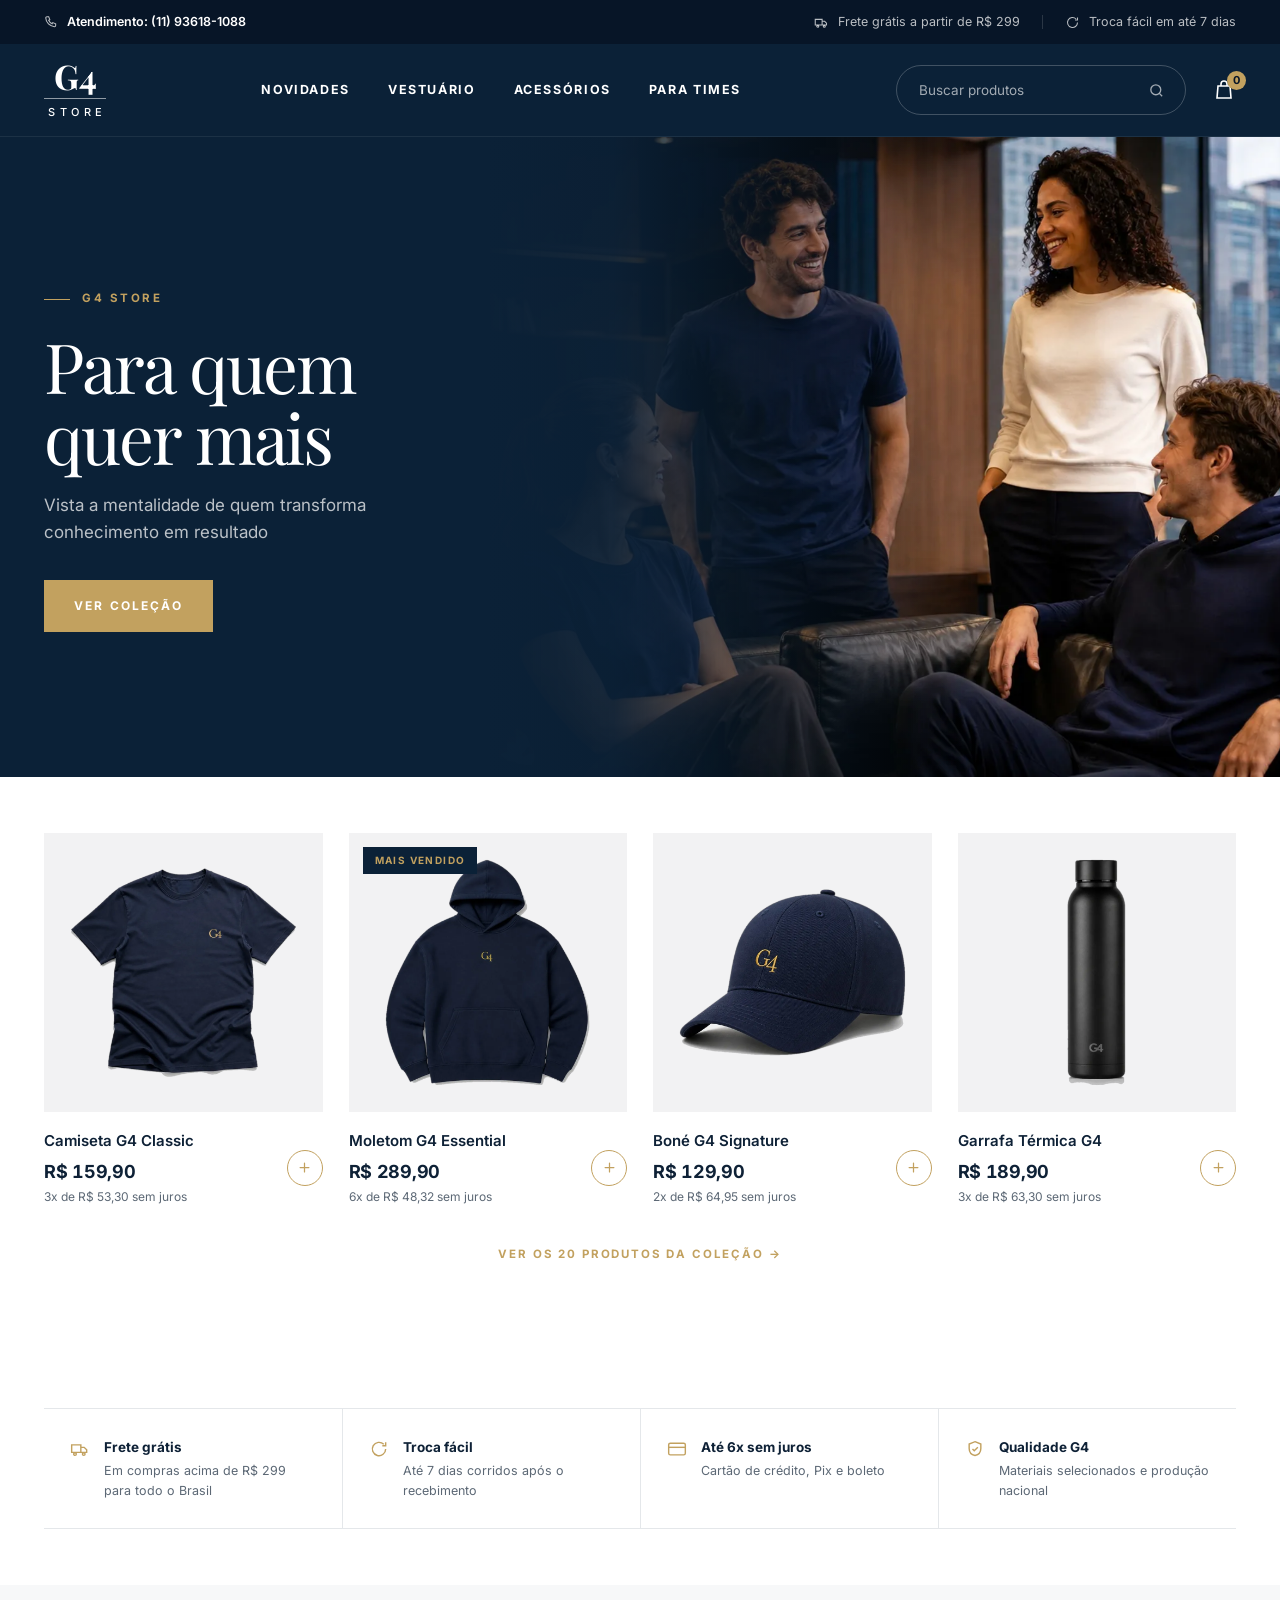
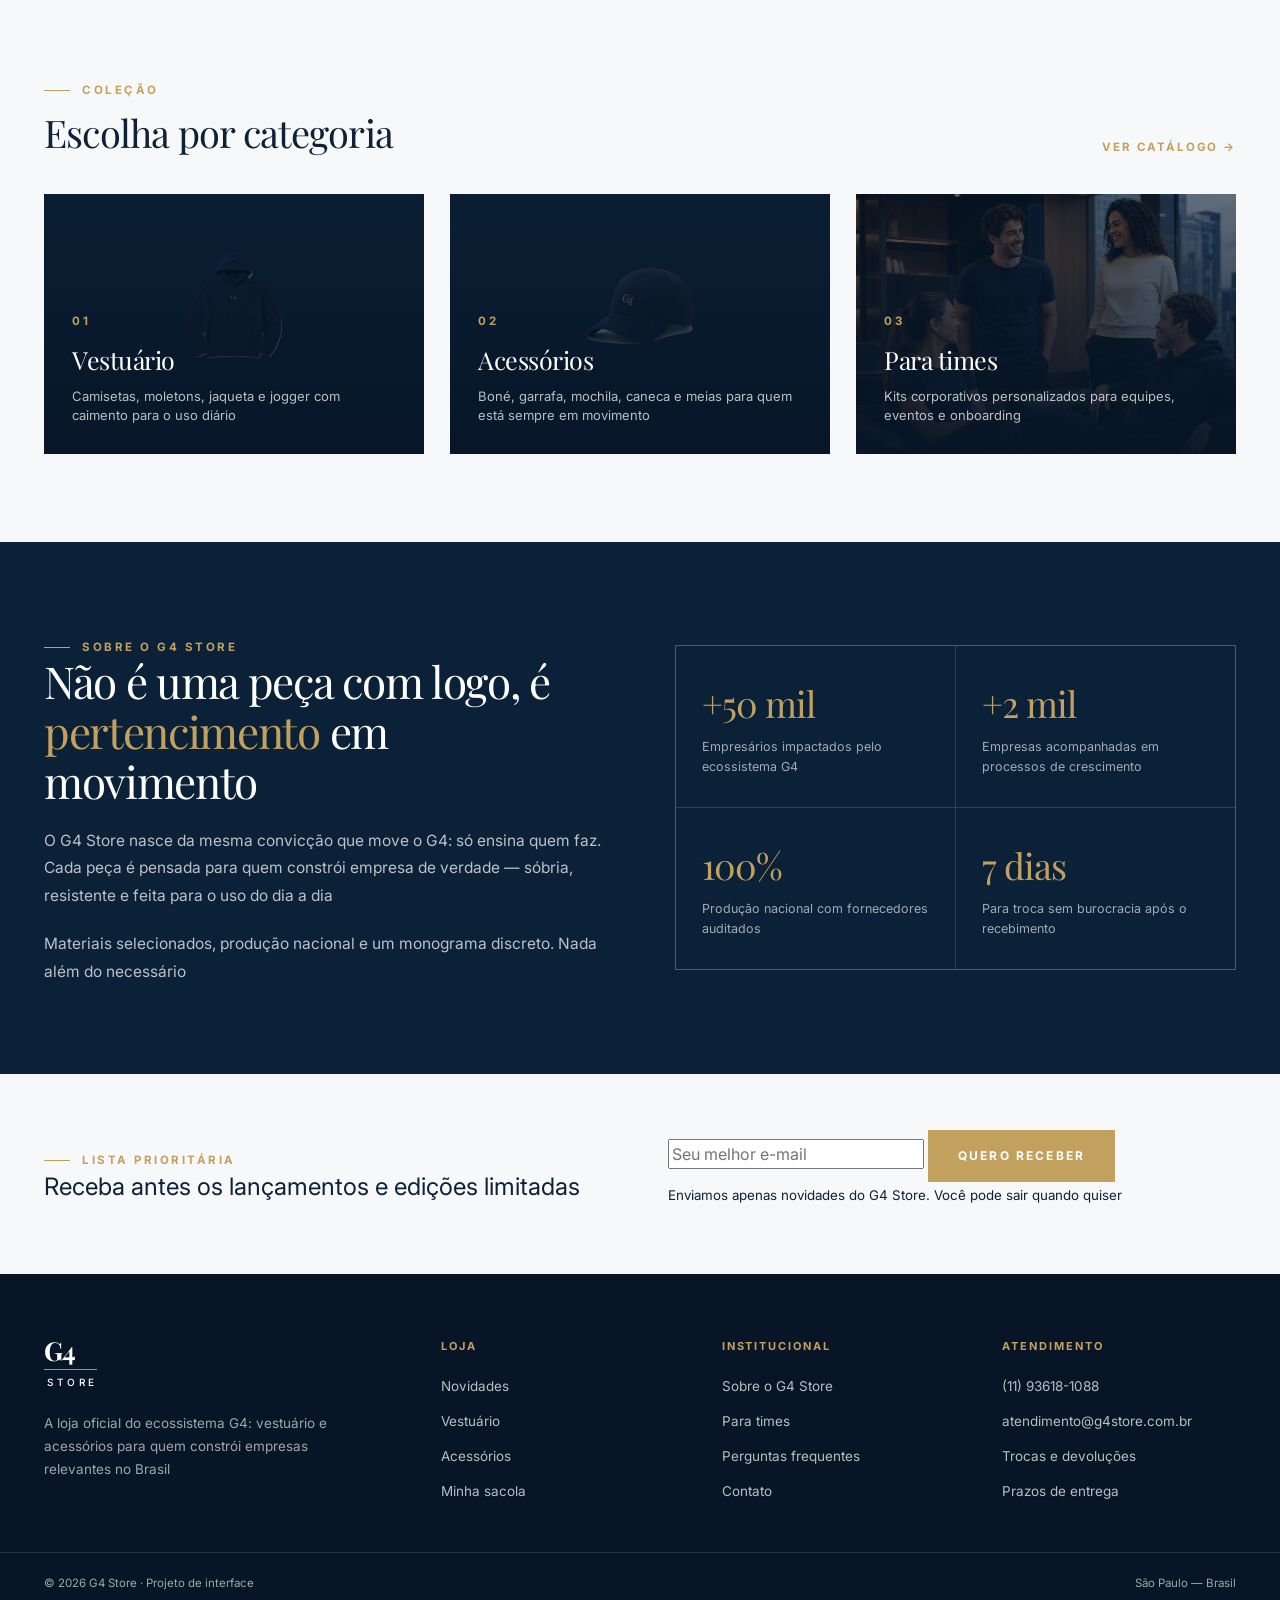
<file: index.html>
<!doctype html>
<html lang="pt-BR">
<head>
<meta charset="utf-8">
<meta name="viewport" content="width=device-width, initial-scale=1">
<title>G4 Store — Para quem quer mais</title>
<meta name="description" content="Vista a mentalidade de quem transforma conhecimento em resultado. Vestuário e acessórios oficiais do G4.">
<meta name="theme-color" content="#0B2137">
<link rel="icon" type="image/svg+xml" href="assets/img/favicon.svg">
<meta property="og:type" content="website">
<meta property="og:site_name" content="G4 Store">
<meta property="og:title" content="G4 Store — Para quem quer mais">
<meta property="og:description" content="Vista a mentalidade de quem transforma conhecimento em resultado.">
<meta property="og:image" content="assets/img/hero-colecao.jpg">
<meta name="twitter:card" content="summary_large_image">
<link rel="preconnect" href="https://fonts.googleapis.com">
<link rel="preconnect" href="https://fonts.gstatic.com" crossorigin>
<link rel="preload" as="image" href="assets/img/hero-colecao.webp" type="image/webp" fetchpriority="high">
<link href="https://fonts.googleapis.com/css2?family=Playfair+Display:wght@400;500;600;700&family=Inter:wght@400;500;600;700&display=swap" rel="stylesheet">
<link rel="stylesheet" href="assets/css/style.css">
</head>
<body>

<!-- ================================================================ Topbar -->
<div class="topbar">
  <div class="wrap topbar__inner">
    <span class="topbar__item topbar__item--phone">
      <svg width="14" height="14" viewBox="0 0 24 24" fill="none" stroke="currentColor" stroke-width="1.8" aria-hidden="true"><path d="M5 3h3l2 5-2 1a12 12 0 0 0 6 6l1-2 5 2v3a2 2 0 0 1-2 2A16 16 0 0 1 3 5a2 2 0 0 1 2-2Z"/></svg>
      <strong>Atendimento: (11) 93618-1088</strong>
    </span>
    <div class="topbar__right">
      <span class="topbar__item">
        <svg width="15" height="15" viewBox="0 0 24 24" fill="none" stroke="currentColor" stroke-width="1.7" aria-hidden="true"><path d="M2 7h11v9H2zM13 10h4l3 3v3h-7z"/><circle cx="6" cy="18" r="1.6"/><circle cx="16.5" cy="18" r="1.6"/></svg>
        Frete grátis a partir de R$ 299
      </span>
      <span class="topbar__divider"></span>
      <span class="topbar__item">
        <svg width="15" height="15" viewBox="0 0 24 24" fill="none" stroke="currentColor" stroke-width="1.7" aria-hidden="true"><path d="M20 12a8 8 0 1 1-2.3-5.6"/><path d="M20 4v4h-4"/></svg>
        Troca fácil em até 7 dias
      </span>
    </div>
  </div>
</div>

<!-- ================================================================ Header -->
<header class="header">
  <div class="wrap header__inner">
    <a class="logo" href="index.html" aria-label="G4 Store — página inicial">
      <span class="logo__mark">G4</span>
      <span class="logo__word">Store</span>
    </a>

    <nav class="nav" data-nav aria-label="Navegação principal">
      <a href="produtos.html">Novidades</a>
      <a href="produtos.html?q=vestuário">Vestuário</a>
      <a href="produtos.html?q=acessórios">Acessórios</a>
      <a href="sobre.html">Para times</a>
    </nav>

    <div class="header__actions">
      <form class="search" data-header-search role="search">
        <input type="search" placeholder="Buscar produtos" aria-label="Buscar produtos">
        <svg width="17" height="17" viewBox="0 0 24 24" fill="none" stroke="currentColor" stroke-width="1.9" aria-hidden="true"><circle cx="11" cy="11" r="7"/><path d="m20 20-3.6-3.6"/></svg>
      </form>

      <a class="bag" href="carrinho.html" aria-label="Ver sacola">
        <svg width="24" height="24" viewBox="0 0 24 24" fill="none" stroke="currentColor" stroke-width="1.6" aria-hidden="true"><path d="M6 8h12l1 12H5L6 8Z"/><path d="M9 8V6a3 3 0 0 1 6 0v2"/></svg>
        <span class="bag__count" data-cart-count aria-live="polite" aria-atomic="true">0</span>
      </a>

      <button class="burger" data-burger type="button" aria-label="Abrir menu" aria-expanded="false">
        <svg width="24" height="24" viewBox="0 0 24 24" fill="none" stroke="currentColor" stroke-width="1.8" aria-hidden="true"><path d="M3 6h18M3 12h18M3 18h18"/></svg>
      </button>
    </div>
  </div>
</header>

<main>

  <!-- ============================================================== Hero -->
  <section class="hero">
    <div class="hero__media">
      <picture>
        <source type="image/webp" media="(max-width: 900px)" srcset="assets/img/hero-colecao-900.webp">
        <source type="image/webp" srcset="assets/img/hero-colecao.webp">
        <source media="(max-width: 900px)" srcset="assets/img/hero-colecao-900.jpg">
        <img src="assets/img/hero-colecao.jpg" alt="Time vestindo a coleção G4 Store em ambiente corporativo" width="1800" height="1013" fetchpriority="high">
      </picture>
    </div>
    <div class="wrap hero__inner">
      <div class="hero__copy">
        <span class="eyebrow">G4 Store</span>
        <h1>Para quem quer mais</h1>
        <p>Vista a mentalidade de quem transforma conhecimento em resultado</p>
        <a class="btn" href="produtos.html">Ver coleção</a>
      </div>
    </div>
  </section>

  <!-- =========================================================== Vitrine -->
  <!-- Renderizada no HTML para funcionar sem JS e ser indexável. -->
  <section class="section section--showcase">
    <div class="wrap">
      <div class="product-grid" data-showcase data-static="1">

        <article class="card reveal" style="--i:0">
          <a class="card__media" href="produto.html?slug=camiseta-g4-classic" tabindex="-1" aria-hidden="true">
            <picture>
              <source type="image/webp" srcset="assets/img/produto-camiseta.webp">
              <img src="assets/img/produto-camiseta.png" alt="Camiseta G4 Classic" width="900" height="900" sizes="(max-width: 600px) 92vw, (max-width: 1040px) 44vw, 300px">
            </picture>
          </a>
          <div class="card__body">
            <div class="card__info">
              <h3><a href="produto.html?slug=camiseta-g4-classic">Camiseta G4 Classic</a></h3>
              <div class="price">R$ 159,90</div>
              <div class="installments">3x de R$ 53,30 sem juros</div>
            </div>
            <button class="icon-btn" type="button" data-add="camiseta-g4-classic" aria-label="Adicionar Camiseta G4 Classic à sacola">
              <svg width="15" height="15" viewBox="0 0 24 24" fill="none" stroke="currentColor" stroke-width="2" stroke-linecap="round" aria-hidden="true"><path d="M12 5v14M5 12h14"/></svg>
            </button>
          </div>
        </article>

        <article class="card reveal" style="--i:1">
          <a class="card__media" href="produto.html?slug=moletom-g4-essential" tabindex="-1" aria-hidden="true">
            <span class="card__tag">Mais vendido</span>
            <picture>
              <source type="image/webp" srcset="assets/img/produto-moletom.webp">
              <img src="assets/img/produto-moletom.png" alt="Moletom G4 Essential" width="900" height="900" sizes="(max-width: 600px) 92vw, (max-width: 1040px) 44vw, 300px">
            </picture>
          </a>
          <div class="card__body">
            <div class="card__info">
              <h3><a href="produto.html?slug=moletom-g4-essential">Moletom G4 Essential</a></h3>
              <div class="price">R$ 289,90</div>
              <div class="installments">6x de R$ 48,32 sem juros</div>
            </div>
            <button class="icon-btn" type="button" data-add="moletom-g4-essential" aria-label="Adicionar Moletom G4 Essential à sacola">
              <svg width="15" height="15" viewBox="0 0 24 24" fill="none" stroke="currentColor" stroke-width="2" stroke-linecap="round" aria-hidden="true"><path d="M12 5v14M5 12h14"/></svg>
            </button>
          </div>
        </article>

        <article class="card reveal" style="--i:2">
          <a class="card__media" href="produto.html?slug=bone-g4-signature" tabindex="-1" aria-hidden="true">
            <picture>
              <source type="image/webp" srcset="assets/img/produto-bone.webp">
              <img src="assets/img/produto-bone.png" alt="Boné G4 Signature" width="900" height="900" sizes="(max-width: 600px) 92vw, (max-width: 1040px) 44vw, 300px">
            </picture>
          </a>
          <div class="card__body">
            <div class="card__info">
              <h3><a href="produto.html?slug=bone-g4-signature">Boné G4 Signature</a></h3>
              <div class="price">R$ 129,90</div>
              <div class="installments">2x de R$ 64,95 sem juros</div>
            </div>
            <button class="icon-btn" type="button" data-add="bone-g4-signature" aria-label="Adicionar Boné G4 Signature à sacola">
              <svg width="15" height="15" viewBox="0 0 24 24" fill="none" stroke="currentColor" stroke-width="2" stroke-linecap="round" aria-hidden="true"><path d="M12 5v14M5 12h14"/></svg>
            </button>
          </div>
        </article>

        <article class="card reveal" style="--i:3">
          <a class="card__media" href="produto.html?slug=garrafa-termica-g4" tabindex="-1" aria-hidden="true">
            <picture>
              <source type="image/webp" srcset="assets/img/produto-garrafa.webp">
              <img src="assets/img/produto-garrafa.png" alt="Garrafa Térmica G4" width="900" height="900" sizes="(max-width: 600px) 92vw, (max-width: 1040px) 44vw, 300px">
            </picture>
          </a>
          <div class="card__body">
            <div class="card__info">
              <h3><a href="produto.html?slug=garrafa-termica-g4">Garrafa Térmica G4</a></h3>
              <div class="price">R$ 189,90</div>
              <div class="installments">3x de R$ 63,30 sem juros</div>
            </div>
            <button class="icon-btn" type="button" data-add="garrafa-termica-g4" aria-label="Adicionar Garrafa Térmica G4 à sacola">
              <svg width="15" height="15" viewBox="0 0 24 24" fill="none" stroke="currentColor" stroke-width="2" stroke-linecap="round" aria-hidden="true"><path d="M12 5v14M5 12h14"/></svg>
            </button>
          </div>
        </article>

      </div>

      <p style="margin:34px 0 0;text-align:center">
        <a class="link-arrow" href="produtos.html">Ver os 20 produtos da coleção &rarr;</a>
      </p>
    </div>
  </section>

  <!-- ========================================================= Vantagens -->
  <section class="wrap section--tight">
    <div class="perks">
      <div class="perk">
        <svg width="20" height="20" viewBox="0 0 24 24" fill="none" stroke="currentColor" stroke-width="1.7" aria-hidden="true"><path d="M2 7h11v9H2zM13 10h4l3 3v3h-7z"/><circle cx="6" cy="18" r="1.6"/><circle cx="16.5" cy="18" r="1.6"/></svg>
        <div><strong>Frete grátis</strong><span>Em compras acima de R$ 299 para todo o Brasil</span></div>
      </div>
      <div class="perk">
        <svg width="20" height="20" viewBox="0 0 24 24" fill="none" stroke="currentColor" stroke-width="1.7" aria-hidden="true"><path d="M20 12a8 8 0 1 1-2.3-5.6"/><path d="M20 4v4h-4"/></svg>
        <div><strong>Troca fácil</strong><span>Até 7 dias corridos após o recebimento</span></div>
      </div>
      <div class="perk">
        <svg width="20" height="20" viewBox="0 0 24 24" fill="none" stroke="currentColor" stroke-width="1.7" aria-hidden="true"><rect x="2" y="5" width="20" height="14" rx="2"/><path d="M2 10h20"/></svg>
        <div><strong>Até 6x sem juros</strong><span>Cartão de crédito, Pix e boleto</span></div>
      </div>
      <div class="perk">
        <svg width="20" height="20" viewBox="0 0 24 24" fill="none" stroke="currentColor" stroke-width="1.7" aria-hidden="true"><path d="M12 3.2 19 6v5.4c0 4.1-2.8 7.5-7 8.4-4.2-.9-7-4.3-7-8.4V6l7-2.8Z"/><path d="m9 12 2.1 2.1L15.4 10"/></svg>
        <div><strong>Qualidade G4</strong><span>Materiais selecionados e produção nacional</span></div>
      </div>
    </div>
  </section>

  <!-- ======================================================== Categorias -->
  <section class="section section--mist">
    <div class="wrap">
      <div class="section-head">
        <div>
          <span class="eyebrow">Coleção</span>
          <h2>Escolha por categoria</h2>
        </div>
        <a class="link-arrow" href="produtos.html">Ver catálogo &rarr;</a>
      </div>

      <div class="cat-grid">
        <a class="cat cat--product reveal" href="produtos.html?q=vestuário">
          <img src="assets/img/produto-moletom.png" alt="" width="900" height="900" loading="lazy">
          <div class="cat__content">
            <span class="eyebrow eyebrow--plain">01</span>
            <h3>Vestuário</h3>
            <p>Camisetas, moletons, jaqueta e jogger com caimento para o uso diário</p>
          </div>
        </a>
        <a class="cat cat--product reveal" href="produtos.html?q=acessórios">
          <img src="assets/img/produto-bone.png" alt="" width="900" height="900" loading="lazy">
          <div class="cat__content">
            <span class="eyebrow eyebrow--plain">02</span>
            <h3>Acessórios</h3>
            <p>Boné, garrafa, mochila, caneca e meias para quem está sempre em movimento</p>
          </div>
        </a>
        <a class="cat reveal" href="sobre.html">
          <img src="assets/img/hero-colecao-900.jpg" alt="" width="900" height="506" loading="lazy">
          <div class="cat__content">
            <span class="eyebrow eyebrow--plain">03</span>
            <h3>Para times</h3>
            <p>Kits corporativos personalizados para equipes, eventos e onboarding</p>
          </div>
        </a>
      </div>
    </div>
  </section>

  <!-- ========================================================= Manifesto -->
  <section class="section section--navy">
    <div class="wrap manifesto">
      <div>
        <span class="eyebrow">Sobre o G4 Store</span>
        <h2>Não é uma peça com logo, é <span class="text-gold">pertencimento</span> em movimento</h2>
        <p>O G4 Store nasce da mesma convicção que move o G4: só ensina quem faz. Cada peça é pensada para quem constrói empresa de verdade — sóbria, resistente e feita para o uso do dia a dia</p>
        <p>Materiais selecionados, produção nacional e um monograma discreto. Nada além do necessário</p>
      </div>
      <div class="stats">
        <div class="stat reveal"><strong>+50 mil</strong><span>Empresários impactados pelo ecossistema G4</span></div>
        <div class="stat reveal"><strong>+2 mil</strong><span>Empresas acompanhadas em processos de crescimento</span></div>
        <div class="stat reveal"><strong>100%</strong><span>Produção nacional com fornecedores auditados</span></div>
        <div class="stat reveal"><strong>7 dias</strong><span>Para troca sem burocracia após o recebimento</span></div>
      </div>
    </div>
  </section>

  <!-- ======================================================== Newsletter -->
  <section class="section section--tight section--mist">
    <div class="wrap newsletter__inner">
      <div>
        <span class="eyebrow">Lista prioritária</span>
        <h2>Receba antes os lançamentos e edições limitadas</h2>
      </div>
      <div>
        <form data-newsletter>
          <input type="email" placeholder="Seu melhor e-mail" required aria-label="Seu e-mail">
          <button class="btn" type="submit">Quero receber</button>
        </form>
        <small>Enviamos apenas novidades do G4 Store. Você pode sair quando quiser</small>
        <p class="form-msg" data-newsletter-msg></p>
      </div>
    </div>
  </section>

</main>

<!-- ================================================================ Footer -->
<footer class="footer">
  <div class="wrap footer__grid">
    <div>
      <a class="logo" href="index.html" style="text-align:left">
        <span class="logo__mark">G4</span>
        <span class="logo__word">Store</span>
      </a>
      <p>A loja oficial do ecossistema G4: vestuário e acessórios para quem constrói empresas relevantes no Brasil</p>
    </div>
    <div>
      <h4>Loja</h4>
      <ul>
        <li><a href="produtos.html">Novidades</a></li>
        <li><a href="produtos.html?q=vestuário">Vestuário</a></li>
        <li><a href="produtos.html?q=acessórios">Acessórios</a></li>
        <li><a href="carrinho.html">Minha sacola</a></li>
      </ul>
    </div>
    <div>
      <h4>Institucional</h4>
      <ul>
        <li><a href="sobre.html">Sobre o G4 Store</a></li>
        <li><a href="sobre.html#times">Para times</a></li>
        <li><a href="sobre.html#faq">Perguntas frequentes</a></li>
        <li><a href="sobre.html#contato">Contato</a></li>
      </ul>
    </div>
    <div>
      <h4>Atendimento</h4>
      <ul>
        <li><a href="tel:+551193618108">(11) 93618-1088</a></li>
        <li><a href="mailto:atendimento@g4store.com.br">atendimento@g4store.com.br</a></li>
        <li><a href="sobre.html#faq">Trocas e devoluções</a></li>
        <li><a href="sobre.html#faq">Prazos de entrega</a></li>
      </ul>
    </div>
  </div>
  <div class="wrap footer__bar">
    <span>&copy; <span data-year>2026</span> G4 Store · Projeto de interface</span>
    <span>São Paulo — Brasil</span>
  </div>
</footer>

<div class="toast" data-toast role="status" aria-live="polite"></div>

<script src="assets/js/products.js"></script>
<script src="assets/js/app.js"></script>
</body>
</html>
</file>
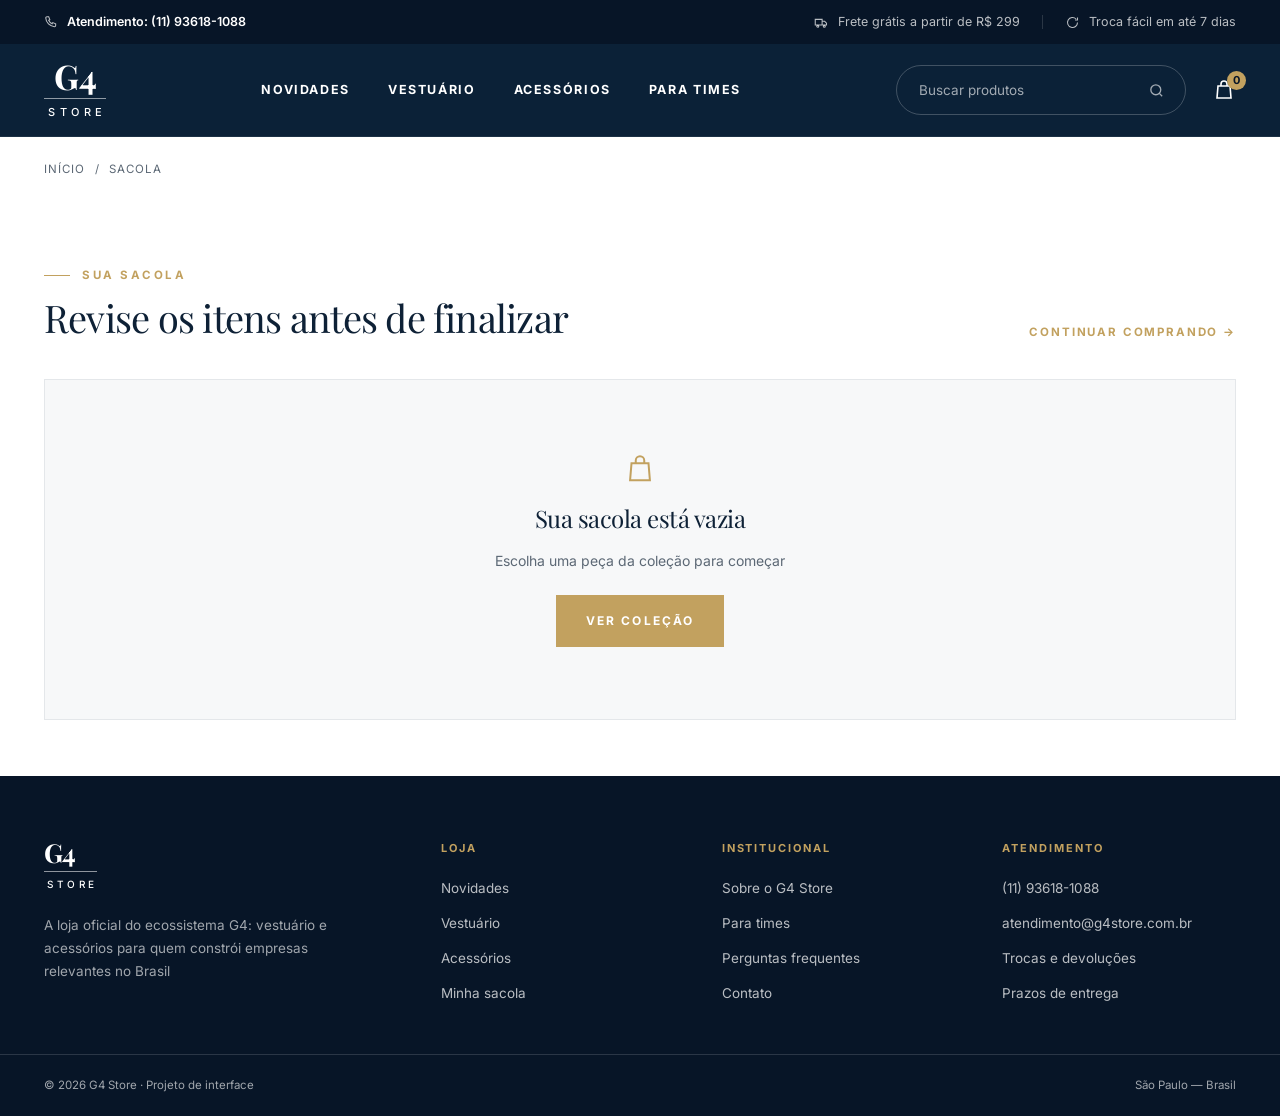
<file: carrinho.html>
<!doctype html>
<html lang="pt-BR">
<head>
<meta charset="utf-8">
<meta name="viewport" content="width=device-width, initial-scale=1">
<title>Sacola — G4 Store</title>
<meta name="description" content="Itens selecionados na sua sacola do G4 Store.">
<meta name="theme-color" content="#0B2137">
<link rel="icon" type="image/svg+xml" href="assets/img/favicon.svg">
<meta property="og:type" content="website">
<meta property="og:site_name" content="G4 Store">
<meta property="og:title" content="Sacola — G4 Store">
<meta property="og:description" content="Itens selecionados na sua sacola do G4 Store.">
<meta property="og:image" content="assets/img/hero-colecao.jpg">
<meta name="twitter:card" content="summary_large_image">
<link rel="preconnect" href="https://fonts.googleapis.com">
<link rel="preconnect" href="https://fonts.gstatic.com" crossorigin>
<link href="https://fonts.googleapis.com/css2?family=Playfair+Display:wght@400;500;600;700&family=Inter:wght@400;500;600;700&display=swap" rel="stylesheet">
<link rel="stylesheet" href="assets/css/style.css">
</head>
<body>

<!-- ================================================================ Topbar -->
<div class="topbar">
  <div class="wrap topbar__inner">
    <span class="topbar__item topbar__item--phone">
      <svg width="14" height="14" viewBox="0 0 24 24" fill="none" stroke="currentColor" stroke-width="1.8" aria-hidden="true"><path d="M5 3h3l2 5-2 1a12 12 0 0 0 6 6l1-2 5 2v3a2 2 0 0 1-2 2A16 16 0 0 1 3 5a2 2 0 0 1 2-2Z"/></svg>
      <strong>Atendimento: (11) 93618-1088</strong>
    </span>
    <div class="topbar__right">
      <span class="topbar__item">
        <svg width="15" height="15" viewBox="0 0 24 24" fill="none" stroke="currentColor" stroke-width="1.7" aria-hidden="true"><path d="M2 7h11v9H2zM13 10h4l3 3v3h-7z"/><circle cx="6" cy="18" r="1.6"/><circle cx="16.5" cy="18" r="1.6"/></svg>
        Frete grátis a partir de R$ 299
      </span>
      <span class="topbar__divider"></span>
      <span class="topbar__item">
        <svg width="15" height="15" viewBox="0 0 24 24" fill="none" stroke="currentColor" stroke-width="1.7" aria-hidden="true"><path d="M20 12a8 8 0 1 1-2.3-5.6"/><path d="M20 4v4h-4"/></svg>
        Troca fácil em até 7 dias
      </span>
    </div>
  </div>
</div>

<!-- ================================================================ Header -->
<header class="header">
  <div class="wrap header__inner">
    <a class="logo" href="index.html" aria-label="G4 Store — página inicial">
      <span class="logo__mark">G4</span>
      <span class="logo__word">Store</span>
    </a>

    <nav class="nav" data-nav aria-label="Navegação principal">
      <a href="produtos.html">Novidades</a>
      <a href="produtos.html?q=vestuário">Vestuário</a>
      <a href="produtos.html?q=acessórios">Acessórios</a>
      <a href="sobre.html">Para times</a>
    </nav>

    <div class="header__actions">
      <form class="search" data-header-search role="search">
        <input type="search" placeholder="Buscar produtos" aria-label="Buscar produtos">
        <svg width="17" height="17" viewBox="0 0 24 24" fill="none" stroke="currentColor" stroke-width="1.9" aria-hidden="true"><circle cx="11" cy="11" r="7"/><path d="m20 20-3.6-3.6"/></svg>
      </form>

      <a class="bag" href="carrinho.html" aria-label="Ver sacola">
        <svg width="24" height="24" viewBox="0 0 24 24" fill="none" stroke="currentColor" stroke-width="1.6" aria-hidden="true"><path d="M6 8h12l1 12H5L6 8Z"/><path d="M9 8V6a3 3 0 0 1 6 0v2"/></svg>
        <span class="bag__count" data-cart-count aria-live="polite" aria-atomic="true">0</span>
      </a>

      <button class="burger" data-burger type="button" aria-label="Abrir menu" aria-expanded="false">
        <svg width="24" height="24" viewBox="0 0 24 24" fill="none" stroke="currentColor" stroke-width="1.8" aria-hidden="true"><path d="M3 6h18M3 12h18M3 18h18"/></svg>
      </button>
    </div>
  </div>
</header>

<main>
  <div class="wrap">
    <nav class="breadcrumb" aria-label="Trilha de navegação">
      <a href="index.html">Início</a> <span>/</span> <span>Sacola</span>
    </nav>
  </div>

  <section class="wrap section--tight" style="min-height:50vh">
    <div class="section-head">
      <div>
        <span class="eyebrow">Sua sacola</span>
        <h2>Revise os itens antes de finalizar</h2>
      </div>
      <a class="link-arrow" href="produtos.html">Continuar comprando &rarr;</a>
    </div>

    <div data-cart-page></div>
  </section>
</main>

<!-- ================================================================ Footer -->
<footer class="footer">
  <div class="wrap footer__grid">
    <div>
      <a class="logo" href="index.html" style="text-align:left">
        <span class="logo__mark">G4</span>
        <span class="logo__word">Store</span>
      </a>
      <p>A loja oficial do ecossistema G4: vestuário e acessórios para quem constrói empresas relevantes no Brasil</p>
    </div>
    <div>
      <h4>Loja</h4>
      <ul>
        <li><a href="produtos.html">Novidades</a></li>
        <li><a href="produtos.html?q=vestuário">Vestuário</a></li>
        <li><a href="produtos.html?q=acessórios">Acessórios</a></li>
        <li><a href="carrinho.html">Minha sacola</a></li>
      </ul>
    </div>
    <div>
      <h4>Institucional</h4>
      <ul>
        <li><a href="sobre.html">Sobre o G4 Store</a></li>
        <li><a href="sobre.html#times">Para times</a></li>
        <li><a href="sobre.html#faq">Perguntas frequentes</a></li>
        <li><a href="sobre.html#contato">Contato</a></li>
      </ul>
    </div>
    <div>
      <h4>Atendimento</h4>
      <ul>
        <li><a href="tel:+551193618108">(11) 93618-1088</a></li>
        <li><a href="mailto:atendimento@g4store.com.br">atendimento@g4store.com.br</a></li>
        <li><a href="sobre.html#faq">Trocas e devoluções</a></li>
        <li><a href="sobre.html#faq">Prazos de entrega</a></li>
      </ul>
    </div>
  </div>
  <div class="wrap footer__bar">
    <span>&copy; <span data-year>2026</span> G4 Store · Projeto de interface</span>
    <span>São Paulo — Brasil</span>
  </div>
</footer>

<div class="toast" data-toast role="status" aria-live="polite"></div>

<script src="assets/js/products.js"></script>
<script src="assets/js/app.js"></script>
</body>
</html>
</file>
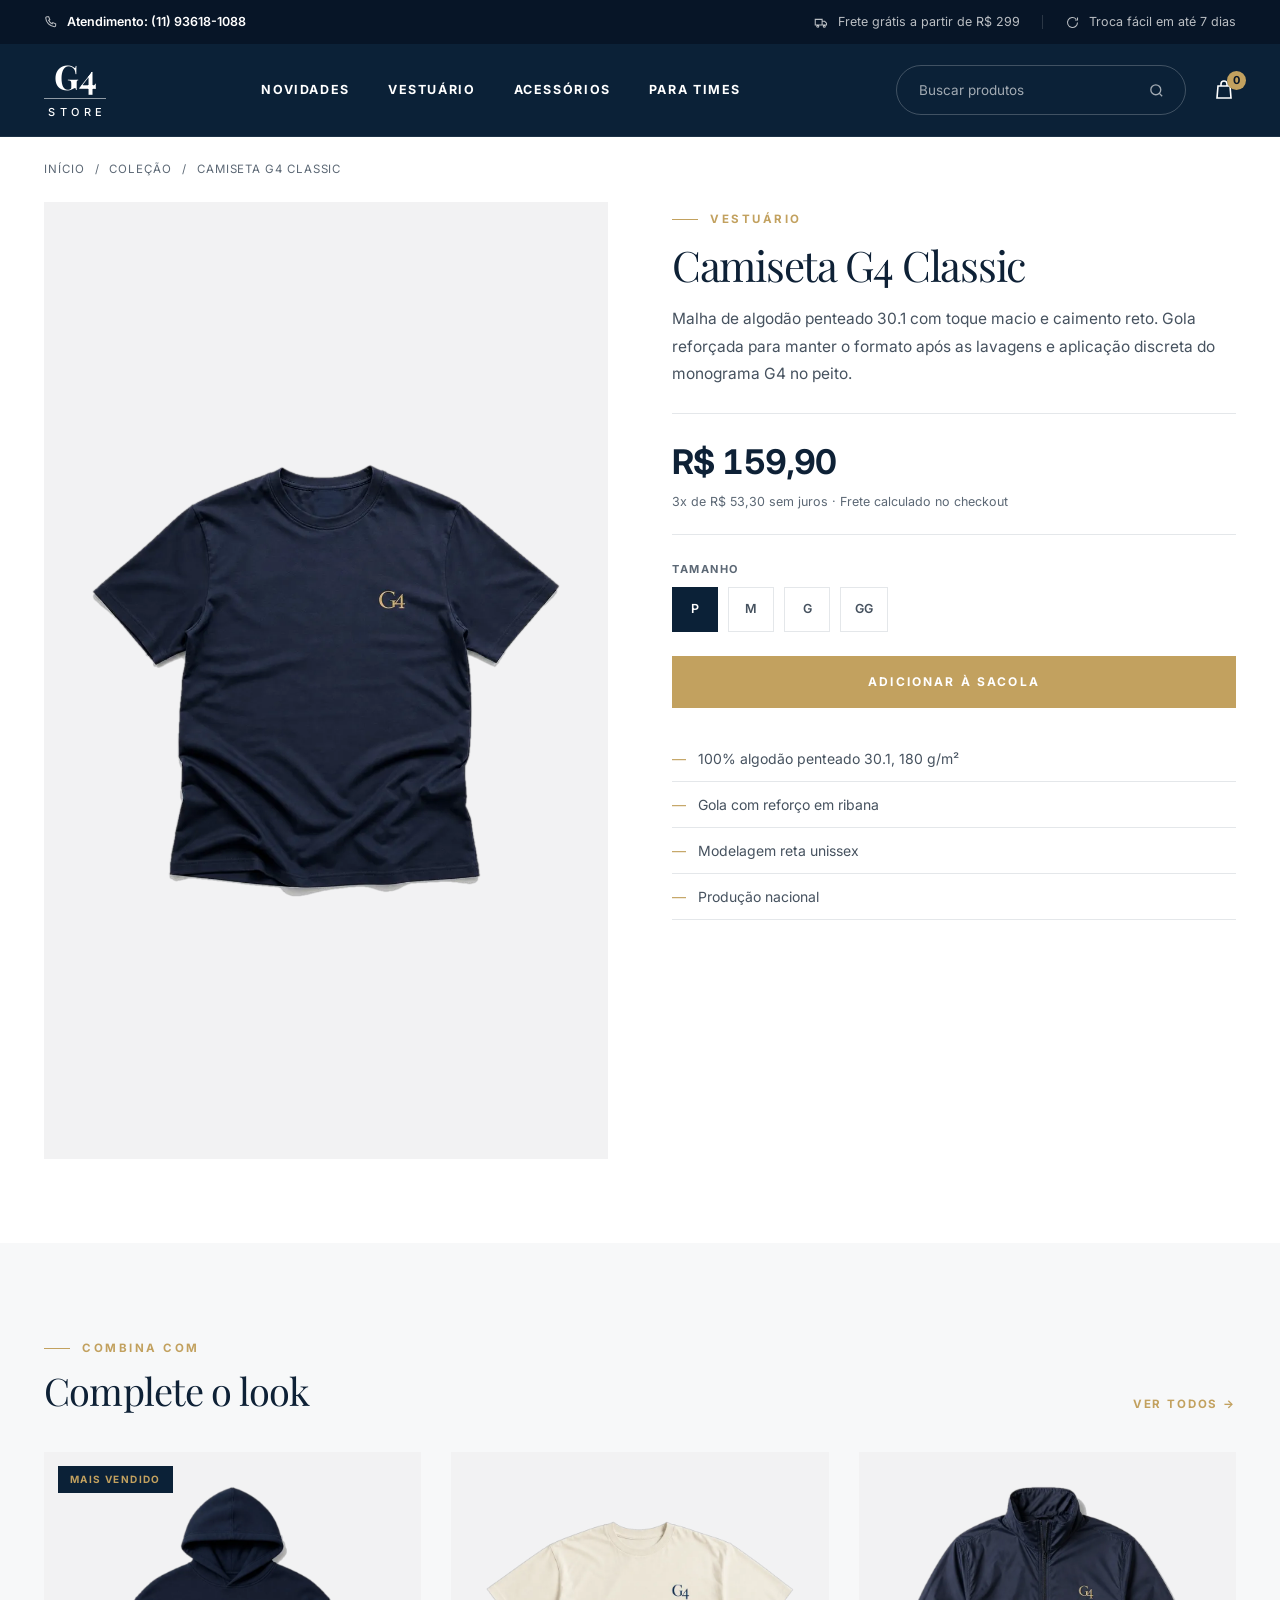
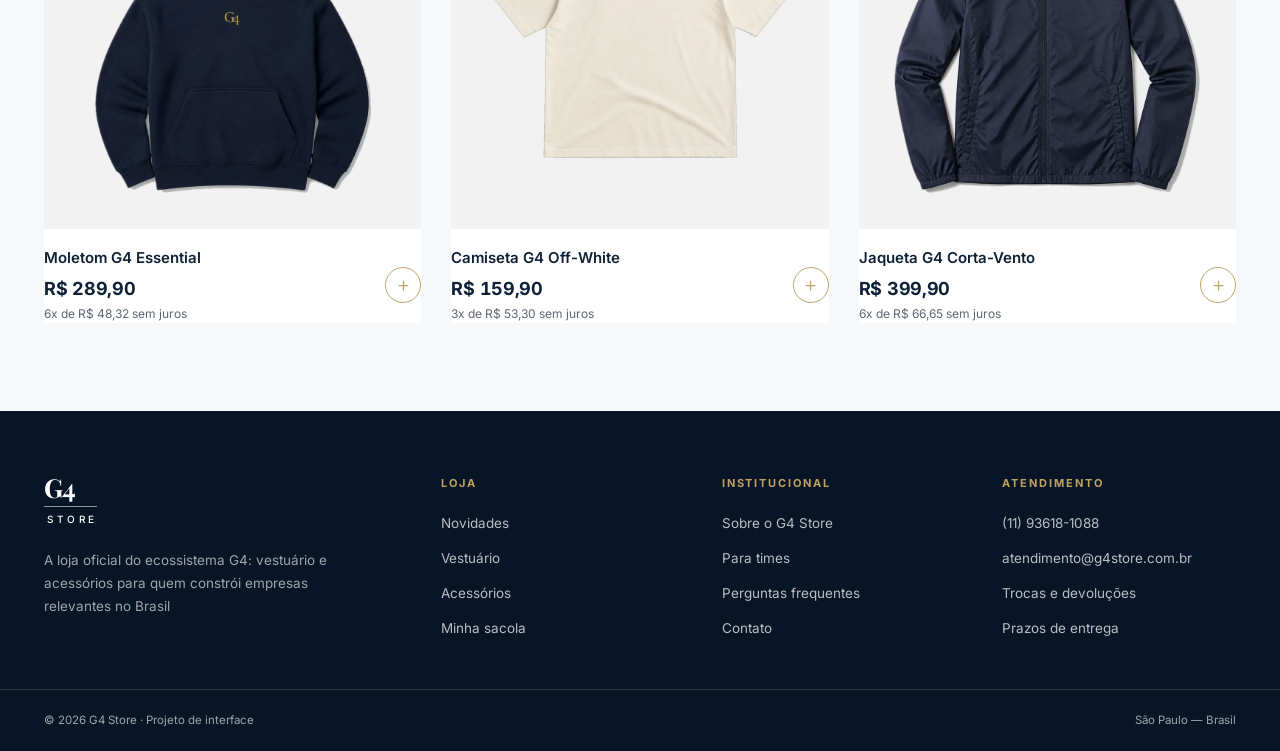
<file: produto.html>
<!doctype html>
<html lang="pt-BR">
<head>
<meta charset="utf-8">
<meta name="viewport" content="width=device-width, initial-scale=1">
<title>Produto — G4 Store</title>
<meta name="description" content="Detalhes do produto no G4 Store.">
<meta name="theme-color" content="#0B2137">
<link rel="icon" type="image/svg+xml" href="assets/img/favicon.svg">
<meta property="og:type" content="website">
<meta property="og:site_name" content="G4 Store">
<meta property="og:title" content="Produto — G4 Store">
<meta property="og:description" content="Detalhes do produto no G4 Store.">
<meta property="og:image" content="assets/img/hero-colecao.jpg">
<meta name="twitter:card" content="summary_large_image">
<link rel="preconnect" href="https://fonts.googleapis.com">
<link rel="preconnect" href="https://fonts.gstatic.com" crossorigin>
<link href="https://fonts.googleapis.com/css2?family=Playfair+Display:wght@400;500;600;700&family=Inter:wght@400;500;600;700&display=swap" rel="stylesheet">
<link rel="stylesheet" href="assets/css/style.css">
</head>
<body>

<!-- ================================================================ Topbar -->
<div class="topbar">
  <div class="wrap topbar__inner">
    <span class="topbar__item topbar__item--phone">
      <svg width="14" height="14" viewBox="0 0 24 24" fill="none" stroke="currentColor" stroke-width="1.8" aria-hidden="true"><path d="M5 3h3l2 5-2 1a12 12 0 0 0 6 6l1-2 5 2v3a2 2 0 0 1-2 2A16 16 0 0 1 3 5a2 2 0 0 1 2-2Z"/></svg>
      <strong>Atendimento: (11) 93618-1088</strong>
    </span>
    <div class="topbar__right">
      <span class="topbar__item">
        <svg width="15" height="15" viewBox="0 0 24 24" fill="none" stroke="currentColor" stroke-width="1.7" aria-hidden="true"><path d="M2 7h11v9H2zM13 10h4l3 3v3h-7z"/><circle cx="6" cy="18" r="1.6"/><circle cx="16.5" cy="18" r="1.6"/></svg>
        Frete grátis a partir de R$ 299
      </span>
      <span class="topbar__divider"></span>
      <span class="topbar__item">
        <svg width="15" height="15" viewBox="0 0 24 24" fill="none" stroke="currentColor" stroke-width="1.7" aria-hidden="true"><path d="M20 12a8 8 0 1 1-2.3-5.6"/><path d="M20 4v4h-4"/></svg>
        Troca fácil em até 7 dias
      </span>
    </div>
  </div>
</div>

<!-- ================================================================ Header -->
<header class="header">
  <div class="wrap header__inner">
    <a class="logo" href="index.html" aria-label="G4 Store — página inicial">
      <span class="logo__mark">G4</span>
      <span class="logo__word">Store</span>
    </a>

    <nav class="nav" data-nav aria-label="Navegação principal">
      <a href="produtos.html">Novidades</a>
      <a href="produtos.html?q=vestuário">Vestuário</a>
      <a href="produtos.html?q=acessórios">Acessórios</a>
      <a href="sobre.html">Para times</a>
    </nav>

    <div class="header__actions">
      <form class="search" data-header-search role="search">
        <input type="search" placeholder="Buscar produtos" aria-label="Buscar produtos">
        <svg width="17" height="17" viewBox="0 0 24 24" fill="none" stroke="currentColor" stroke-width="1.9" aria-hidden="true"><circle cx="11" cy="11" r="7"/><path d="m20 20-3.6-3.6"/></svg>
      </form>

      <a class="bag" href="carrinho.html" aria-label="Ver sacola">
        <svg width="24" height="24" viewBox="0 0 24 24" fill="none" stroke="currentColor" stroke-width="1.6" aria-hidden="true"><path d="M6 8h12l1 12H5L6 8Z"/><path d="M9 8V6a3 3 0 0 1 6 0v2"/></svg>
        <span class="bag__count" data-cart-count aria-live="polite" aria-atomic="true">0</span>
      </a>

      <button class="burger" data-burger type="button" aria-label="Abrir menu" aria-expanded="false">
        <svg width="24" height="24" viewBox="0 0 24 24" fill="none" stroke="currentColor" stroke-width="1.8" aria-hidden="true"><path d="M3 6h18M3 12h18M3 18h18"/></svg>
      </button>
    </div>
  </div>
</header>

<main>
  <div class="wrap">
    <nav class="breadcrumb" aria-label="Trilha de navegação">
      <a href="index.html">Início</a> <span>/</span>
      <a href="produtos.html">Coleção</a> <span>/</span>
      <span data-crumb>Carregando</span>
    </nav>

    <div class="pdp" data-product-page>
      <div class="skeleton__media" aria-hidden="true"></div>
      <div aria-hidden="true">
        <div class="skeleton__line skeleton__line--sm"></div>
        <div class="skeleton__line"></div>
        <div class="skeleton__line"></div>
        <div class="skeleton__line skeleton__line--sm"></div>
      </div>
    </div>
  </div>

  <section class="section section--mist">
    <div class="wrap">
      <div class="section-head">
        <div>
          <span class="eyebrow">Combina com</span>
          <h2>Complete o look</h2>
        </div>
        <a class="link-arrow" href="produtos.html">Ver todos &rarr;</a>
      </div>
      <div class="product-grid product-grid--wide" data-related>
        <article class="card skeleton" aria-hidden="true">
          <div class="skeleton__media"></div>
          <div class="skeleton__line"></div>
          <div class="skeleton__line skeleton__line--sm"></div>
        </article>
        <article class="card skeleton" aria-hidden="true">
          <div class="skeleton__media"></div>
          <div class="skeleton__line"></div>
          <div class="skeleton__line skeleton__line--sm"></div>
        </article>
        <article class="card skeleton" aria-hidden="true">
          <div class="skeleton__media"></div>
          <div class="skeleton__line"></div>
          <div class="skeleton__line skeleton__line--sm"></div>
        </article>
      </div>
    </div>
  </section>
</main>

<!-- ================================================================ Footer -->
<footer class="footer">
  <div class="wrap footer__grid">
    <div>
      <a class="logo" href="index.html" style="text-align:left">
        <span class="logo__mark">G4</span>
        <span class="logo__word">Store</span>
      </a>
      <p>A loja oficial do ecossistema G4: vestuário e acessórios para quem constrói empresas relevantes no Brasil</p>
    </div>
    <div>
      <h4>Loja</h4>
      <ul>
        <li><a href="produtos.html">Novidades</a></li>
        <li><a href="produtos.html?q=vestuário">Vestuário</a></li>
        <li><a href="produtos.html?q=acessórios">Acessórios</a></li>
        <li><a href="carrinho.html">Minha sacola</a></li>
      </ul>
    </div>
    <div>
      <h4>Institucional</h4>
      <ul>
        <li><a href="sobre.html">Sobre o G4 Store</a></li>
        <li><a href="sobre.html#times">Para times</a></li>
        <li><a href="sobre.html#faq">Perguntas frequentes</a></li>
        <li><a href="sobre.html#contato">Contato</a></li>
      </ul>
    </div>
    <div>
      <h4>Atendimento</h4>
      <ul>
        <li><a href="tel:+551193618108">(11) 93618-1088</a></li>
        <li><a href="mailto:atendimento@g4store.com.br">atendimento@g4store.com.br</a></li>
        <li><a href="sobre.html#faq">Trocas e devoluções</a></li>
        <li><a href="sobre.html#faq">Prazos de entrega</a></li>
      </ul>
    </div>
  </div>
  <div class="wrap footer__bar">
    <span>&copy; <span data-year>2026</span> G4 Store · Projeto de interface</span>
    <span>São Paulo — Brasil</span>
  </div>
</footer>

<div class="toast" data-toast role="status" aria-live="polite"></div>

<script src="assets/js/products.js"></script>
<script src="assets/js/app.js"></script>
</body>
</html>
</file>
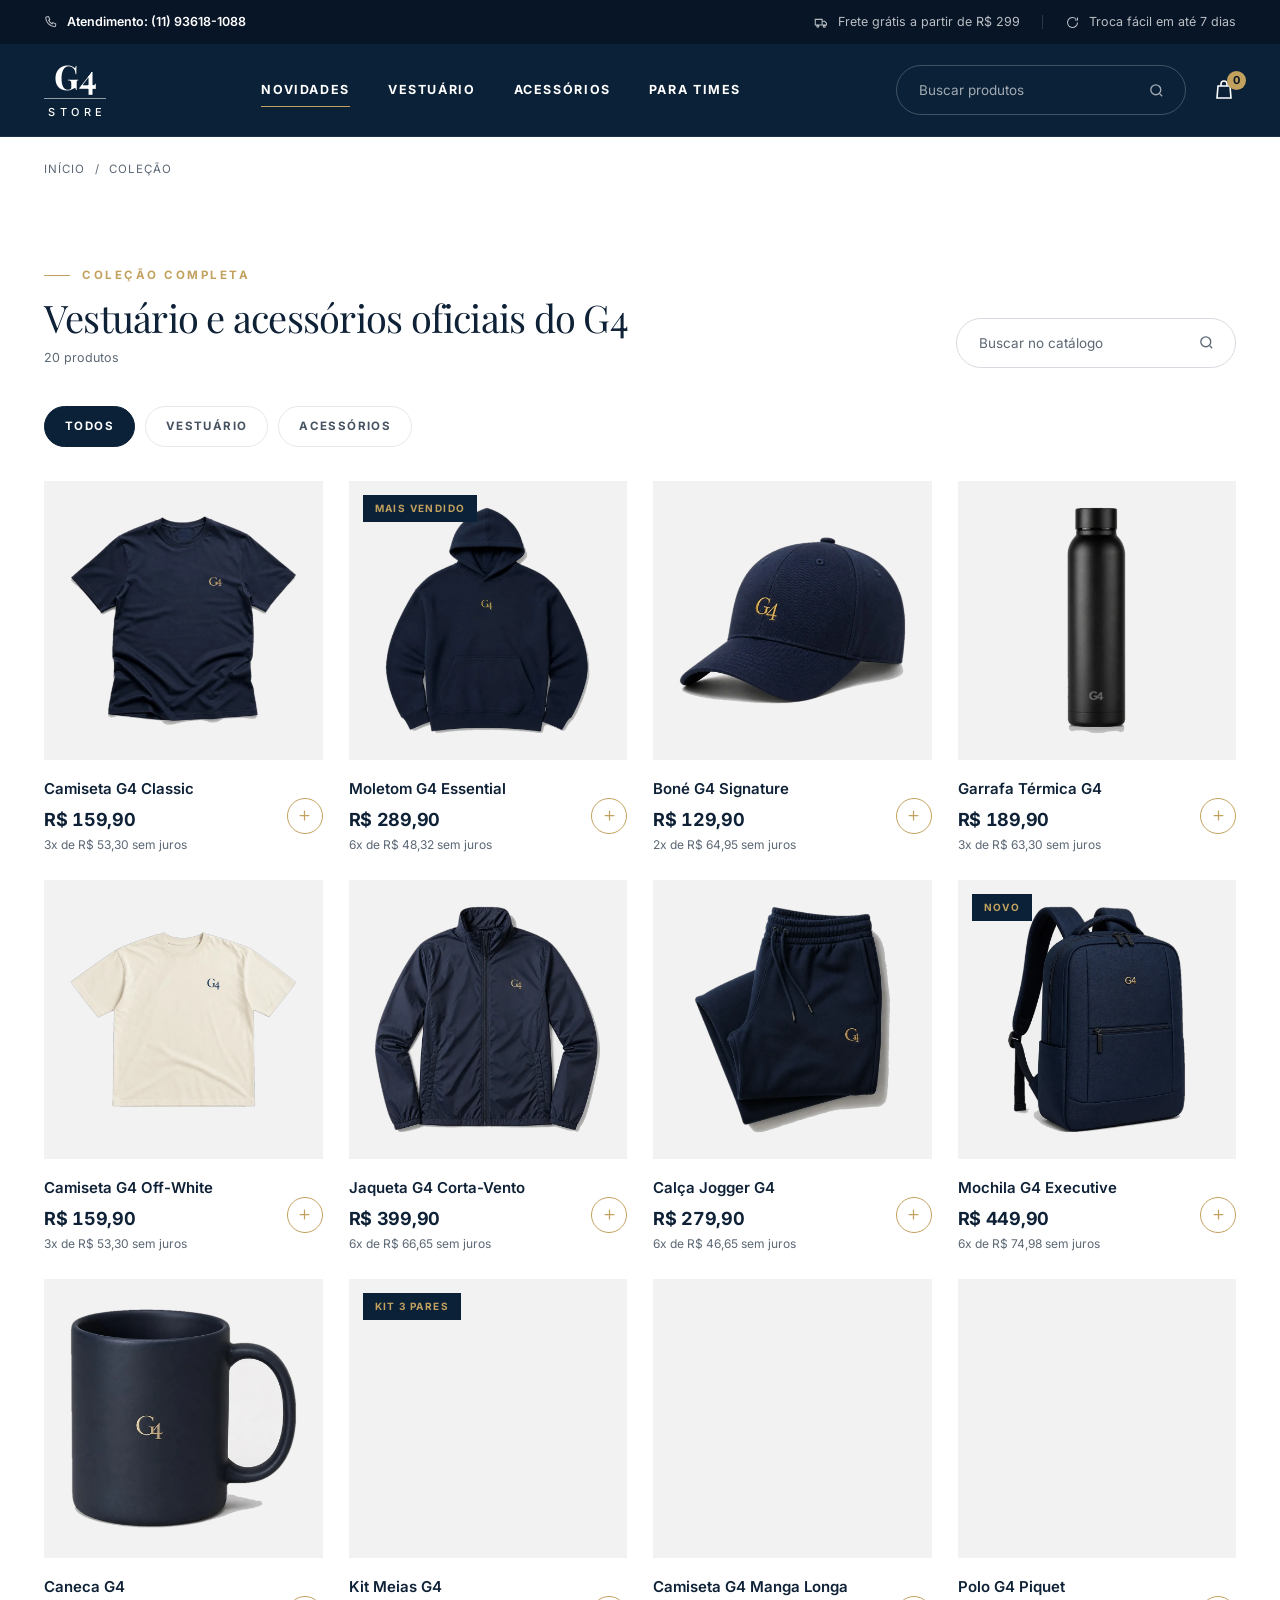
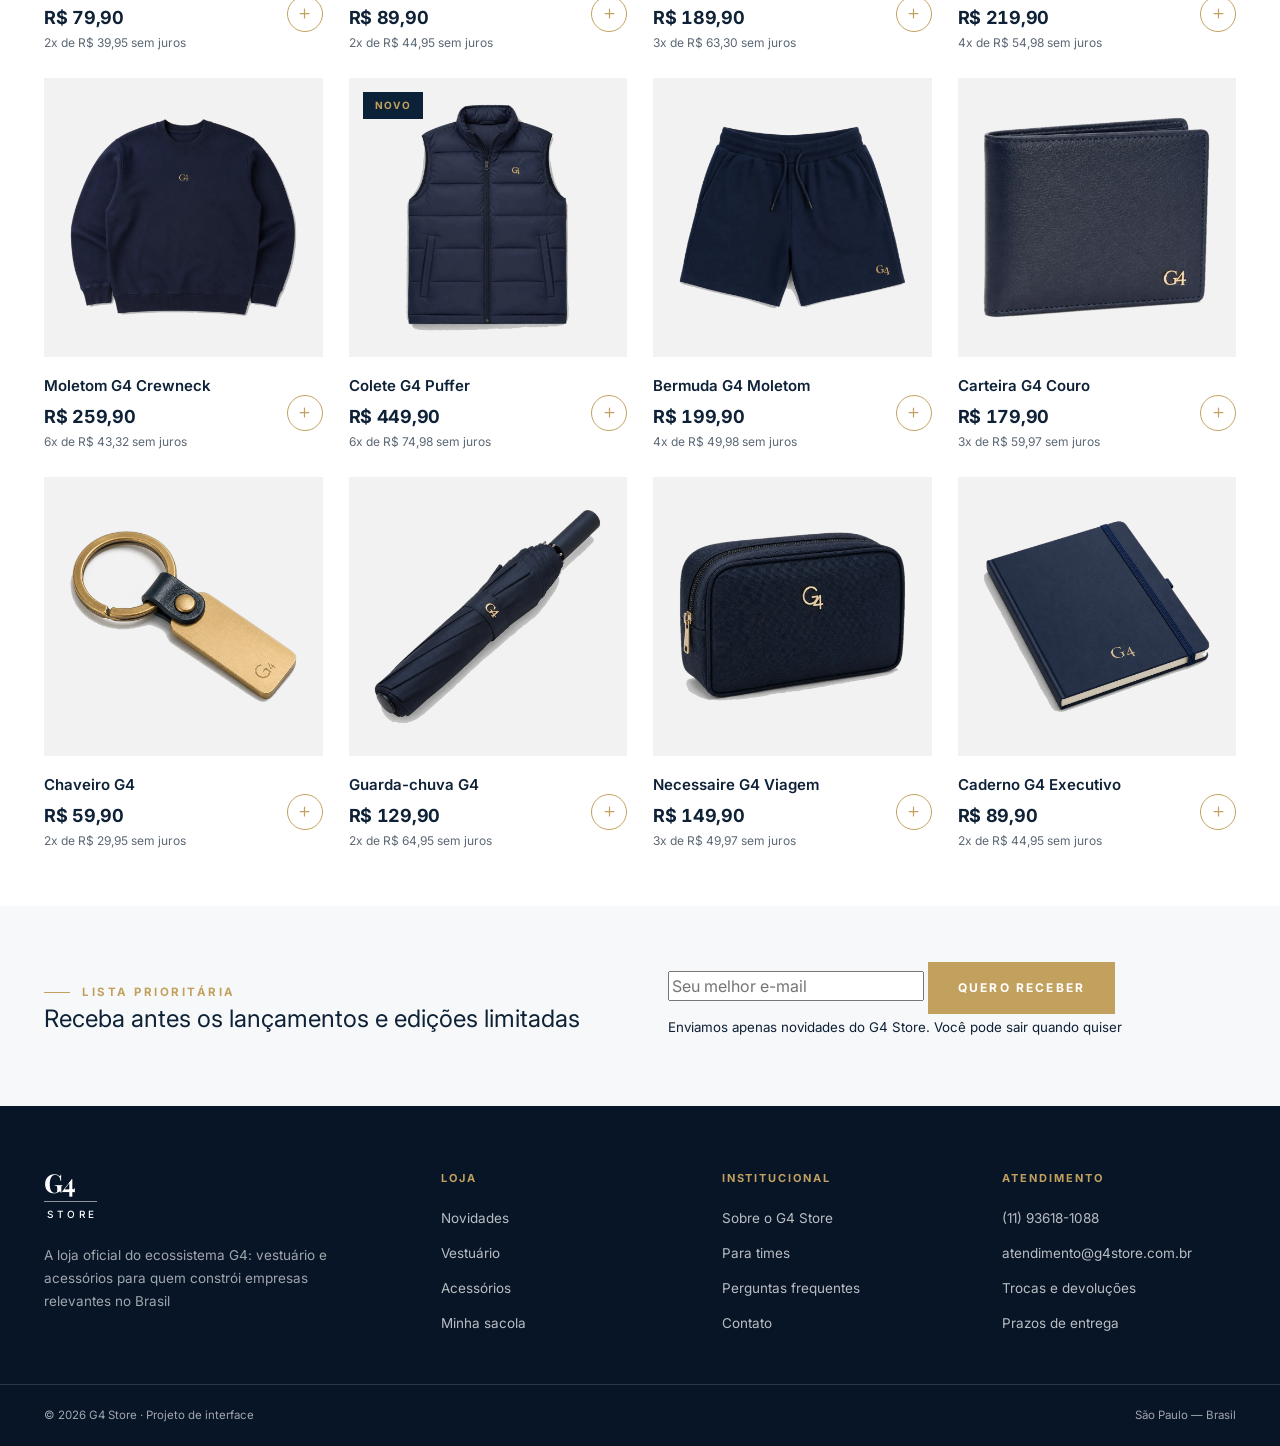
<file: produtos.html>
<!doctype html>
<html lang="pt-BR">
<head>
<meta charset="utf-8">
<meta name="viewport" content="width=device-width, initial-scale=1">
<title>Coleção — G4 Store</title>
<meta name="description" content="Camisetas, moletons, jaqueta, jogger, boné, garrafa, mochila, caneca e meias oficiais do G4 Store.">
<meta name="theme-color" content="#0B2137">
<link rel="icon" type="image/svg+xml" href="assets/img/favicon.svg">
<meta property="og:type" content="website">
<meta property="og:site_name" content="G4 Store">
<meta property="og:title" content="Coleção — G4 Store">
<meta property="og:description" content="Camisetas, moletons, jaqueta, jogger, boné, garrafa, mochila, caneca e meias oficiais do G4 Store.">
<meta property="og:image" content="assets/img/hero-colecao.jpg">
<meta name="twitter:card" content="summary_large_image">
<link rel="preconnect" href="https://fonts.googleapis.com">
<link rel="preconnect" href="https://fonts.gstatic.com" crossorigin>
<link href="https://fonts.googleapis.com/css2?family=Playfair+Display:wght@400;500;600;700&family=Inter:wght@400;500;600;700&display=swap" rel="stylesheet">
<link rel="stylesheet" href="assets/css/style.css">
</head>
<body>

<!-- ================================================================ Topbar -->
<div class="topbar">
  <div class="wrap topbar__inner">
    <span class="topbar__item topbar__item--phone">
      <svg width="14" height="14" viewBox="0 0 24 24" fill="none" stroke="currentColor" stroke-width="1.8" aria-hidden="true"><path d="M5 3h3l2 5-2 1a12 12 0 0 0 6 6l1-2 5 2v3a2 2 0 0 1-2 2A16 16 0 0 1 3 5a2 2 0 0 1 2-2Z"/></svg>
      <strong>Atendimento: (11) 93618-1088</strong>
    </span>
    <div class="topbar__right">
      <span class="topbar__item">
        <svg width="15" height="15" viewBox="0 0 24 24" fill="none" stroke="currentColor" stroke-width="1.7" aria-hidden="true"><path d="M2 7h11v9H2zM13 10h4l3 3v3h-7z"/><circle cx="6" cy="18" r="1.6"/><circle cx="16.5" cy="18" r="1.6"/></svg>
        Frete grátis a partir de R$ 299
      </span>
      <span class="topbar__divider"></span>
      <span class="topbar__item">
        <svg width="15" height="15" viewBox="0 0 24 24" fill="none" stroke="currentColor" stroke-width="1.7" aria-hidden="true"><path d="M20 12a8 8 0 1 1-2.3-5.6"/><path d="M20 4v4h-4"/></svg>
        Troca fácil em até 7 dias
      </span>
    </div>
  </div>
</div>

<!-- ================================================================ Header -->
<header class="header">
  <div class="wrap header__inner">
    <a class="logo" href="index.html" aria-label="G4 Store — página inicial">
      <span class="logo__mark">G4</span>
      <span class="logo__word">Store</span>
    </a>

    <nav class="nav" data-nav aria-label="Navegação principal">
      <a href="produtos.html" aria-current="page">Novidades</a>
      <a href="produtos.html?q=vestuário">Vestuário</a>
      <a href="produtos.html?q=acessórios">Acessórios</a>
      <a href="sobre.html">Para times</a>
    </nav>

    <div class="header__actions">
      <form class="search" data-header-search role="search">
        <input type="search" placeholder="Buscar produtos" aria-label="Buscar produtos">
        <svg width="17" height="17" viewBox="0 0 24 24" fill="none" stroke="currentColor" stroke-width="1.9" aria-hidden="true"><circle cx="11" cy="11" r="7"/><path d="m20 20-3.6-3.6"/></svg>
      </form>

      <a class="bag" href="carrinho.html" aria-label="Ver sacola">
        <svg width="24" height="24" viewBox="0 0 24 24" fill="none" stroke="currentColor" stroke-width="1.6" aria-hidden="true"><path d="M6 8h12l1 12H5L6 8Z"/><path d="M9 8V6a3 3 0 0 1 6 0v2"/></svg>
        <span class="bag__count" data-cart-count aria-live="polite" aria-atomic="true">0</span>
      </a>

      <button class="burger" data-burger type="button" aria-label="Abrir menu" aria-expanded="false">
        <svg width="24" height="24" viewBox="0 0 24 24" fill="none" stroke="currentColor" stroke-width="1.8" aria-hidden="true"><path d="M3 6h18M3 12h18M3 18h18"/></svg>
      </button>
    </div>
  </div>
</header>

<main>
  <div class="wrap">
    <nav class="breadcrumb" aria-label="Trilha de navegação">
      <a href="index.html">Início</a> <span>/</span> <span>Coleção</span>
    </nav>
  </div>

  <section class="wrap section--tight">
    <div class="section-head">
      <div>
        <span class="eyebrow">Coleção completa</span>
        <h2>Vestuário e acessórios oficiais do G4</h2>
        <span class="section-head__count" data-count>20 produtos</span>
      </div>
      <div class="search search--light" style="width:280px" role="search">
        <input type="search" placeholder="Buscar no catálogo" aria-label="Buscar no catálogo" data-search>
        <svg width="17" height="17" viewBox="0 0 24 24" fill="none" stroke="currentColor" stroke-width="1.9" aria-hidden="true"><circle cx="11" cy="11" r="7"/><path d="m20 20-3.6-3.6"/></svg>
      </div>
    </div>

    <div class="filters" role="group" aria-label="Filtrar por categoria">
      <button class="chip is-active" type="button" data-filter="todos" aria-pressed="true">Todos</button>
      <button class="chip" type="button" data-filter="vestuario" aria-pressed="false">Vestuário</button>
      <button class="chip" type="button" data-filter="acessorios" aria-pressed="false">Acessórios</button>
    </div>

    <div class="product-grid" data-catalog>
        <article class="card skeleton" aria-hidden="true">
          <div class="skeleton__media"></div>
          <div class="skeleton__line"></div>
          <div class="skeleton__line skeleton__line--sm"></div>
        </article>
        <article class="card skeleton" aria-hidden="true">
          <div class="skeleton__media"></div>
          <div class="skeleton__line"></div>
          <div class="skeleton__line skeleton__line--sm"></div>
        </article>
        <article class="card skeleton" aria-hidden="true">
          <div class="skeleton__media"></div>
          <div class="skeleton__line"></div>
          <div class="skeleton__line skeleton__line--sm"></div>
        </article>
        <article class="card skeleton" aria-hidden="true">
          <div class="skeleton__media"></div>
          <div class="skeleton__line"></div>
          <div class="skeleton__line skeleton__line--sm"></div>
        </article>
    </div>
  </section>

  <section class="section section--tight section--mist">
    <div class="wrap newsletter__inner">
      <div>
        <span class="eyebrow">Lista prioritária</span>
        <h2>Receba antes os lançamentos e edições limitadas</h2>
      </div>
      <div>
        <form data-newsletter>
          <input type="email" placeholder="Seu melhor e-mail" required aria-label="Seu e-mail">
          <button class="btn" type="submit">Quero receber</button>
        </form>
        <small>Enviamos apenas novidades do G4 Store. Você pode sair quando quiser</small>
        <p class="form-msg" data-newsletter-msg></p>
      </div>
    </div>
  </section>
</main>

<!-- ================================================================ Footer -->
<footer class="footer">
  <div class="wrap footer__grid">
    <div>
      <a class="logo" href="index.html" style="text-align:left">
        <span class="logo__mark">G4</span>
        <span class="logo__word">Store</span>
      </a>
      <p>A loja oficial do ecossistema G4: vestuário e acessórios para quem constrói empresas relevantes no Brasil</p>
    </div>
    <div>
      <h4>Loja</h4>
      <ul>
        <li><a href="produtos.html">Novidades</a></li>
        <li><a href="produtos.html?q=vestuário">Vestuário</a></li>
        <li><a href="produtos.html?q=acessórios">Acessórios</a></li>
        <li><a href="carrinho.html">Minha sacola</a></li>
      </ul>
    </div>
    <div>
      <h4>Institucional</h4>
      <ul>
        <li><a href="sobre.html">Sobre o G4 Store</a></li>
        <li><a href="sobre.html#times">Para times</a></li>
        <li><a href="sobre.html#faq">Perguntas frequentes</a></li>
        <li><a href="sobre.html#contato">Contato</a></li>
      </ul>
    </div>
    <div>
      <h4>Atendimento</h4>
      <ul>
        <li><a href="tel:+551193618108">(11) 93618-1088</a></li>
        <li><a href="mailto:atendimento@g4store.com.br">atendimento@g4store.com.br</a></li>
        <li><a href="sobre.html#faq">Trocas e devoluções</a></li>
        <li><a href="sobre.html#faq">Prazos de entrega</a></li>
      </ul>
    </div>
  </div>
  <div class="wrap footer__bar">
    <span>&copy; <span data-year>2026</span> G4 Store · Projeto de interface</span>
    <span>São Paulo — Brasil</span>
  </div>
</footer>

<div class="toast" data-toast role="status" aria-live="polite"></div>

<script src="assets/js/products.js"></script>
<script src="assets/js/app.js"></script>
</body>
</html>
</file>
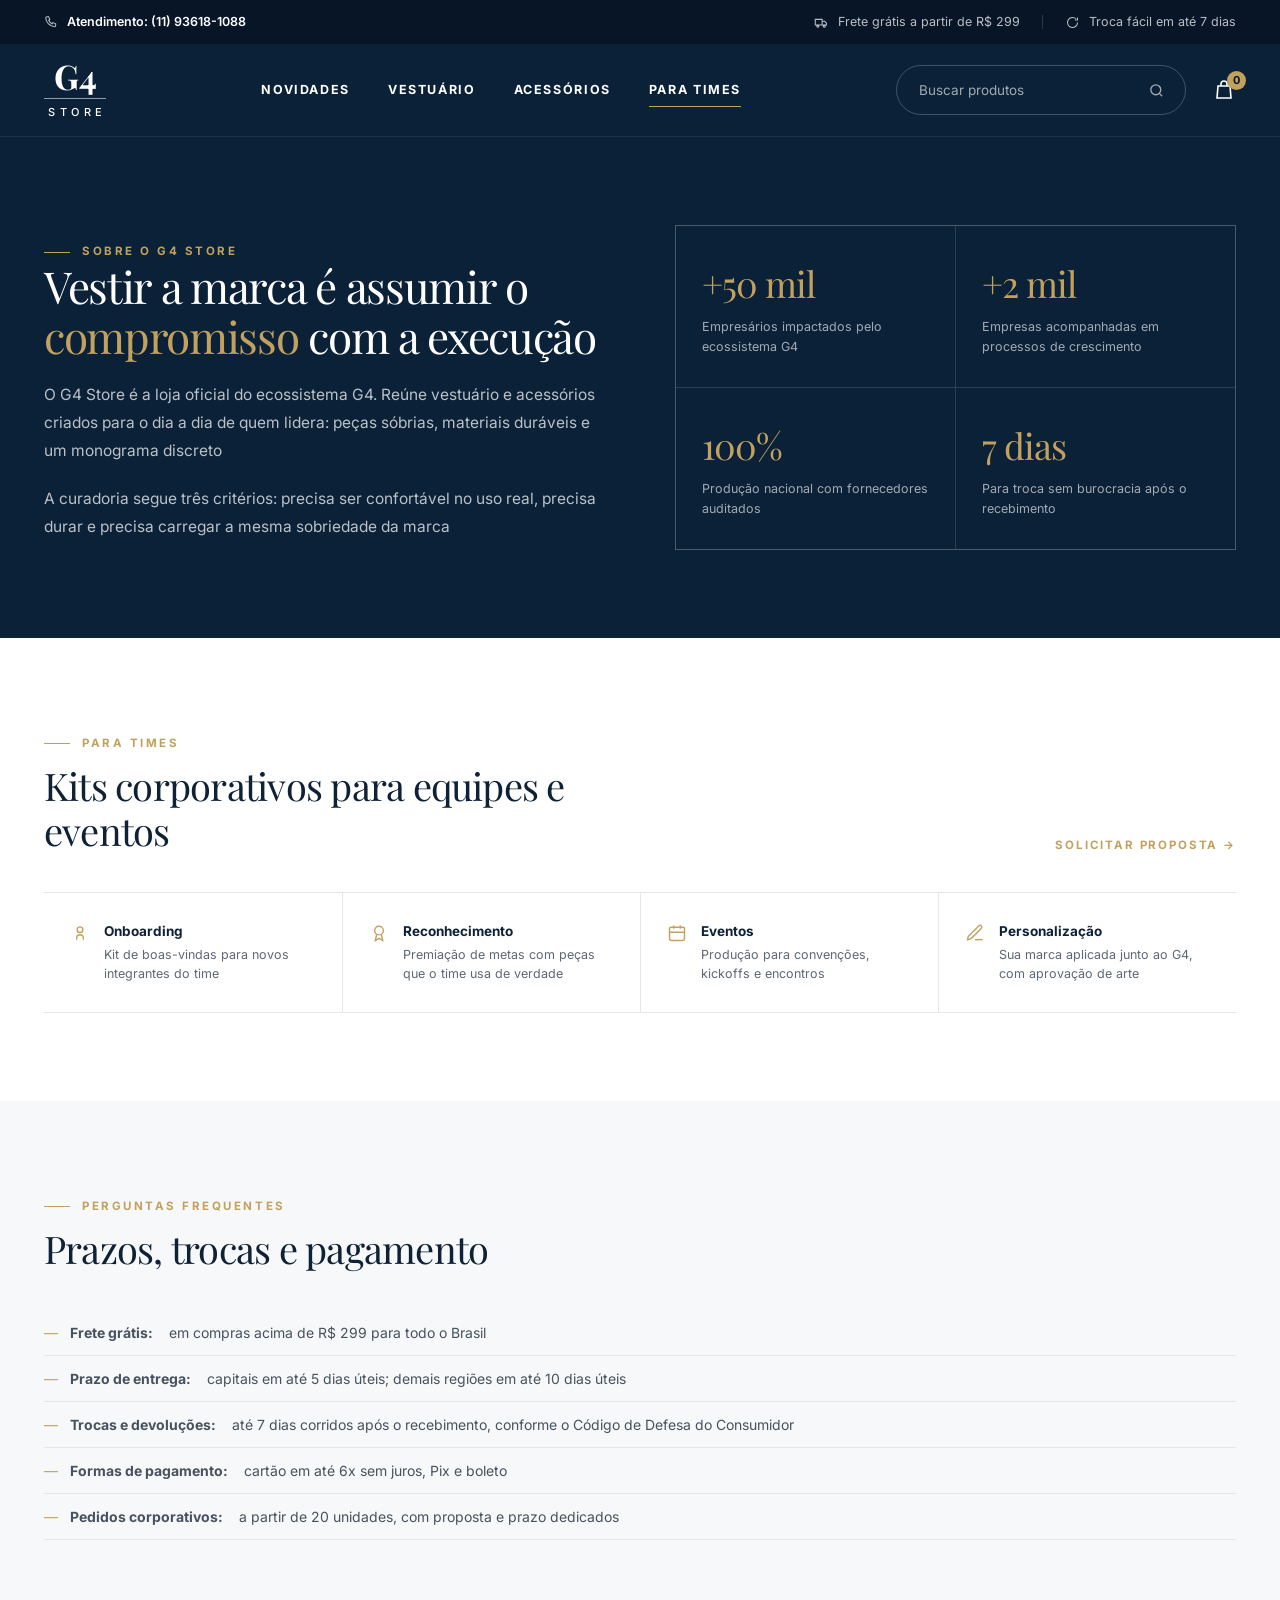
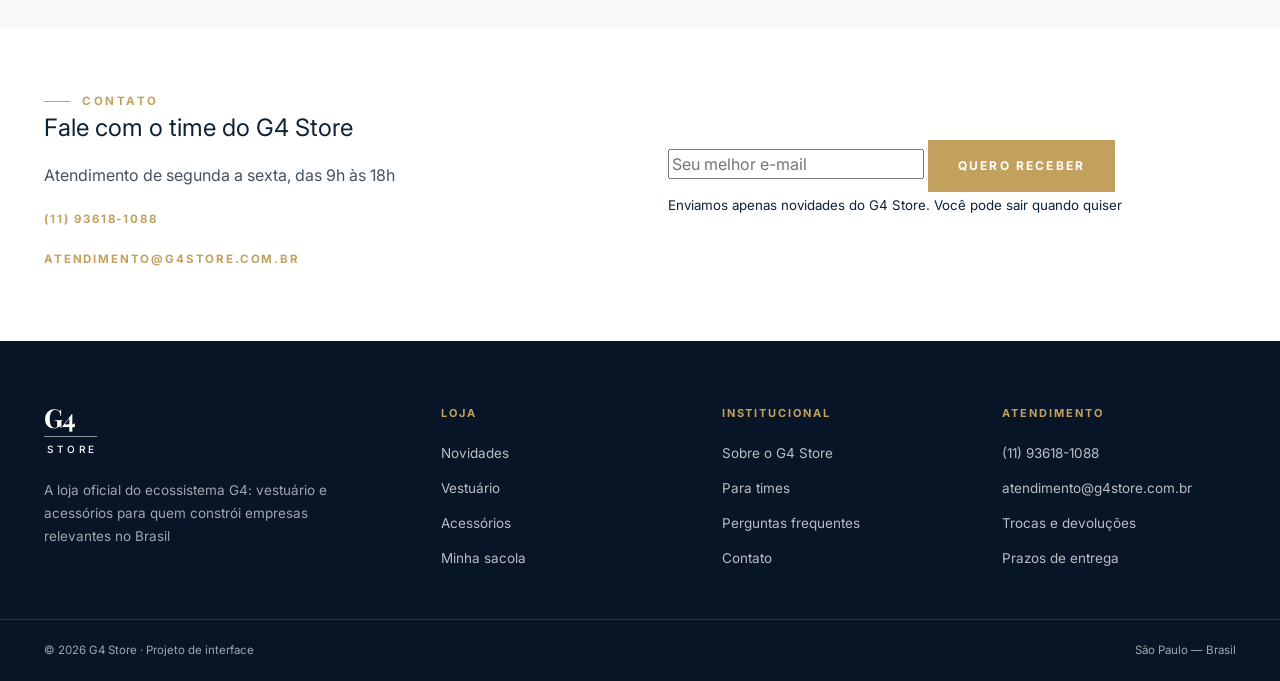
<file: sobre.html>
<!doctype html>
<html lang="pt-BR">
<head>
<meta charset="utf-8">
<meta name="viewport" content="width=device-width, initial-scale=1">
<title>Sobre — G4 Store</title>
<meta name="description" content="O G4 Store é a loja oficial do ecossistema G4: vestuário, acessórios e kits corporativos.">
<meta name="theme-color" content="#0B2137">
<link rel="icon" type="image/svg+xml" href="assets/img/favicon.svg">
<meta property="og:type" content="website">
<meta property="og:site_name" content="G4 Store">
<meta property="og:title" content="Sobre — G4 Store">
<meta property="og:description" content="O G4 Store é a loja oficial do ecossistema G4: vestuário, acessórios e kits corporativos.">
<meta property="og:image" content="assets/img/hero-colecao.jpg">
<meta name="twitter:card" content="summary_large_image">
<link rel="preconnect" href="https://fonts.googleapis.com">
<link rel="preconnect" href="https://fonts.gstatic.com" crossorigin>
<link href="https://fonts.googleapis.com/css2?family=Playfair+Display:wght@400;500;600;700&family=Inter:wght@400;500;600;700&display=swap" rel="stylesheet">
<link rel="stylesheet" href="assets/css/style.css">
</head>
<body>

<!-- ================================================================ Topbar -->
<div class="topbar">
  <div class="wrap topbar__inner">
    <span class="topbar__item topbar__item--phone">
      <svg width="14" height="14" viewBox="0 0 24 24" fill="none" stroke="currentColor" stroke-width="1.8" aria-hidden="true"><path d="M5 3h3l2 5-2 1a12 12 0 0 0 6 6l1-2 5 2v3a2 2 0 0 1-2 2A16 16 0 0 1 3 5a2 2 0 0 1 2-2Z"/></svg>
      <strong>Atendimento: (11) 93618-1088</strong>
    </span>
    <div class="topbar__right">
      <span class="topbar__item">
        <svg width="15" height="15" viewBox="0 0 24 24" fill="none" stroke="currentColor" stroke-width="1.7" aria-hidden="true"><path d="M2 7h11v9H2zM13 10h4l3 3v3h-7z"/><circle cx="6" cy="18" r="1.6"/><circle cx="16.5" cy="18" r="1.6"/></svg>
        Frete grátis a partir de R$ 299
      </span>
      <span class="topbar__divider"></span>
      <span class="topbar__item">
        <svg width="15" height="15" viewBox="0 0 24 24" fill="none" stroke="currentColor" stroke-width="1.7" aria-hidden="true"><path d="M20 12a8 8 0 1 1-2.3-5.6"/><path d="M20 4v4h-4"/></svg>
        Troca fácil em até 7 dias
      </span>
    </div>
  </div>
</div>

<!-- ================================================================ Header -->
<header class="header">
  <div class="wrap header__inner">
    <a class="logo" href="index.html" aria-label="G4 Store — página inicial">
      <span class="logo__mark">G4</span>
      <span class="logo__word">Store</span>
    </a>

    <nav class="nav" data-nav aria-label="Navegação principal">
      <a href="produtos.html">Novidades</a>
      <a href="produtos.html?q=vestuário">Vestuário</a>
      <a href="produtos.html?q=acessórios">Acessórios</a>
      <a href="sobre.html" aria-current="page">Para times</a>
    </nav>

    <div class="header__actions">
      <form class="search" data-header-search role="search">
        <input type="search" placeholder="Buscar produtos" aria-label="Buscar produtos">
        <svg width="17" height="17" viewBox="0 0 24 24" fill="none" stroke="currentColor" stroke-width="1.9" aria-hidden="true"><circle cx="11" cy="11" r="7"/><path d="m20 20-3.6-3.6"/></svg>
      </form>

      <a class="bag" href="carrinho.html" aria-label="Ver sacola">
        <svg width="24" height="24" viewBox="0 0 24 24" fill="none" stroke="currentColor" stroke-width="1.6" aria-hidden="true"><path d="M6 8h12l1 12H5L6 8Z"/><path d="M9 8V6a3 3 0 0 1 6 0v2"/></svg>
        <span class="bag__count" data-cart-count aria-live="polite" aria-atomic="true">0</span>
      </a>

      <button class="burger" data-burger type="button" aria-label="Abrir menu" aria-expanded="false">
        <svg width="24" height="24" viewBox="0 0 24 24" fill="none" stroke="currentColor" stroke-width="1.8" aria-hidden="true"><path d="M3 6h18M3 12h18M3 18h18"/></svg>
      </button>
    </div>
  </div>
</header>

<main>
  <section class="section section--navy">
    <div class="wrap manifesto">
      <div>
        <span class="eyebrow">Sobre o G4 Store</span>
        <h2>Vestir a marca é assumir o <span class="text-gold">compromisso</span> com a execução</h2>
        <p>O G4 Store é a loja oficial do ecossistema G4. Reúne vestuário e acessórios criados para o dia a dia de quem lidera: peças sóbrias, materiais duráveis e um monograma discreto</p>
        <p>A curadoria segue três critérios: precisa ser confortável no uso real, precisa durar e precisa carregar a mesma sobriedade da marca</p>
      </div>
      <div class="stats">
        <div class="stat reveal"><strong>+50 mil</strong><span>Empresários impactados pelo ecossistema G4</span></div>
        <div class="stat reveal"><strong>+2 mil</strong><span>Empresas acompanhadas em processos de crescimento</span></div>
        <div class="stat reveal"><strong>100%</strong><span>Produção nacional com fornecedores auditados</span></div>
        <div class="stat reveal"><strong>7 dias</strong><span>Para troca sem burocracia após o recebimento</span></div>
      </div>
    </div>
  </section>

  <section class="section" id="times">
    <div class="wrap">
      <div class="section-head">
        <div>
          <span class="eyebrow">Para times</span>
          <h2>Kits corporativos para equipes e eventos</h2>
        </div>
        <a class="link-arrow" href="mailto:atendimento@g4store.com.br?subject=Pedido%20corporativo">Solicitar proposta &rarr;</a>
      </div>

      <div class="perks">
        <div class="perk">
          <svg width="20" height="20" viewBox="0 0 24 24" fill="none" stroke="currentColor" stroke-width="1.7" aria-hidden="true"><path d="M16 20v-2a4 4 0 0 0-8 0v2"/><circle cx="12" cy="8" r="3.4"/></svg>
          <div><strong>Onboarding</strong><span>Kit de boas-vindas para novos integrantes do time</span></div>
        </div>
        <div class="perk">
          <svg width="20" height="20" viewBox="0 0 24 24" fill="none" stroke="currentColor" stroke-width="1.7" aria-hidden="true"><circle cx="12" cy="9" r="5.2"/><path d="M9.2 13.6 7.6 21l4.4-2.6 4.4 2.6-1.6-7.4"/></svg>
          <div><strong>Reconhecimento</strong><span>Premiação de metas com peças que o time usa de verdade</span></div>
        </div>
        <div class="perk">
          <svg width="20" height="20" viewBox="0 0 24 24" fill="none" stroke="currentColor" stroke-width="1.7" aria-hidden="true"><rect x="3" y="5" width="18" height="16" rx="2"/><path d="M8 3v4M16 3v4M3 11h18"/></svg>
          <div><strong>Eventos</strong><span>Produção para convenções, kickoffs e encontros</span></div>
        </div>
        <div class="perk">
          <svg width="20" height="20" viewBox="0 0 24 24" fill="none" stroke="currentColor" stroke-width="1.7" aria-hidden="true"><path d="M12 20h9"/><path d="M16.5 3.5a2.1 2.1 0 0 1 3 3L7 19l-4 1 1-4Z"/></svg>
          <div><strong>Personalização</strong><span>Sua marca aplicada junto ao G4, com aprovação de arte</span></div>
        </div>
      </div>
    </div>
  </section>

  <section class="section section--mist" id="faq">
    <div class="wrap">
      <div class="section-head">
        <div>
          <span class="eyebrow">Perguntas frequentes</span>
          <h2>Prazos, trocas e pagamento</h2>
        </div>
      </div>

      <ul class="pdp__list" style="margin:0">
        <li><strong>Frete grátis:</strong>&nbsp;em compras acima de R$ 299 para todo o Brasil</li>
        <li><strong>Prazo de entrega:</strong>&nbsp;capitais em até 5 dias úteis; demais regiões em até 10 dias úteis</li>
        <li><strong>Trocas e devoluções:</strong>&nbsp;até 7 dias corridos após o recebimento, conforme o Código de Defesa do Consumidor</li>
        <li><strong>Formas de pagamento:</strong>&nbsp;cartão em até 6x sem juros, Pix e boleto</li>
        <li><strong>Pedidos corporativos:</strong>&nbsp;a partir de 20 unidades, com proposta e prazo dedicados</li>
      </ul>
    </div>
  </section>

  <section class="section section--tight" id="contato">
    <div class="wrap newsletter__inner">
      <div>
        <span class="eyebrow">Contato</span>
        <h2>Fale com o time do G4 Store</h2>
        <p class="lead" style="margin-top:16px">Atendimento de segunda a sexta, das 9h às 18h</p>
        <p style="margin-top:10px"><a class="link-arrow" href="tel:+551193618108">(11) 93618-1088</a></p>
        <p style="margin-top:8px"><a class="link-arrow" href="mailto:atendimento@g4store.com.br">atendimento@g4store.com.br</a></p>
      </div>
      <div>
        <form data-newsletter>
          <input type="email" placeholder="Seu melhor e-mail" required aria-label="Seu e-mail">
          <button class="btn" type="submit">Quero receber</button>
        </form>
        <small>Enviamos apenas novidades do G4 Store. Você pode sair quando quiser</small>
        <p class="form-msg" data-newsletter-msg></p>
      </div>
    </div>
  </section>
</main>

<!-- ================================================================ Footer -->
<footer class="footer">
  <div class="wrap footer__grid">
    <div>
      <a class="logo" href="index.html" style="text-align:left">
        <span class="logo__mark">G4</span>
        <span class="logo__word">Store</span>
      </a>
      <p>A loja oficial do ecossistema G4: vestuário e acessórios para quem constrói empresas relevantes no Brasil</p>
    </div>
    <div>
      <h4>Loja</h4>
      <ul>
        <li><a href="produtos.html">Novidades</a></li>
        <li><a href="produtos.html?q=vestuário">Vestuário</a></li>
        <li><a href="produtos.html?q=acessórios">Acessórios</a></li>
        <li><a href="carrinho.html">Minha sacola</a></li>
      </ul>
    </div>
    <div>
      <h4>Institucional</h4>
      <ul>
        <li><a href="sobre.html">Sobre o G4 Store</a></li>
        <li><a href="sobre.html#times">Para times</a></li>
        <li><a href="sobre.html#faq">Perguntas frequentes</a></li>
        <li><a href="sobre.html#contato">Contato</a></li>
      </ul>
    </div>
    <div>
      <h4>Atendimento</h4>
      <ul>
        <li><a href="tel:+551193618108">(11) 93618-1088</a></li>
        <li><a href="mailto:atendimento@g4store.com.br">atendimento@g4store.com.br</a></li>
        <li><a href="sobre.html#faq">Trocas e devoluções</a></li>
        <li><a href="sobre.html#faq">Prazos de entrega</a></li>
      </ul>
    </div>
  </div>
  <div class="wrap footer__bar">
    <span>&copy; <span data-year>2026</span> G4 Store · Projeto de interface</span>
    <span>São Paulo — Brasil</span>
  </div>
</footer>

<div class="toast" data-toast role="status" aria-live="polite"></div>

<script src="assets/js/products.js"></script>
<script src="assets/js/app.js"></script>
</body>
</html>
</file>
<file: assets/css/style.css>
/* ==========================================================================
   G4 Store — Design System
   Azul-marinho + branco + dourado. Header e hero em navy, vitrine em fundo
   claro, acentos e CTAs em dourado.
   ========================================================================== */

:root {
  /* Navy */
  --navy-900: #071527;
  --navy-800: #0b2137;
  --navy-700: #0e2a45;
  --navy-600: #14375a;

  /* Dourado */
  --gold: #c2a15f;
  --gold-dark: #ac8b4c;
  --gold-soft: rgba(194, 161, 95, 0.35);

  /* Claros */
  --white: #ffffff;
  --surface: #ffffff;
  --surface-alt: #f2f2f3;
  --surface-mist: #f7f8f9;
  --ink: #0e2136;
  --ink-soft: #46525f;
  --muted: #5c6875;
  --line: #e4e7ea;
  --line-input: #d6dae0;

  /* Sobre navy */
  --on-navy: #ffffff;
  --on-navy-soft: rgba(255, 255, 255, 0.72);
  --on-navy-faint: rgba(255, 255, 255, 0.62);
  --line-navy: rgba(255, 255, 255, 0.14);

  /* Tipografia */
  --serif: "Playfair Display", "Libre Baskerville", Georgia, serif;
  --sans: "Inter", -apple-system, BlinkMacSystemFont, "Segoe UI", Arial, sans-serif;

  /* Layout */
  --max: 1400px;
  --gutter: 44px;
  --ease: cubic-bezier(0.22, 0.61, 0.36, 1);
}

/* --------------------------------------------------------------- Reset --- */

*,
*::before,
*::after {
  box-sizing: border-box;
}

:focus-visible {
  outline: 2px solid var(--gold);
  outline-offset: 3px;
}

.header :focus-visible,
.topbar :focus-visible,
.footer :focus-visible,
.section--navy :focus-visible {
  outline-color: var(--gold);
  outline-offset: 4px;
}

html {
  scroll-behavior: smooth;
}

body {
  margin: 0;
  background: var(--surface);
  color: var(--ink);
  font-family: var(--sans);
  font-size: 16px;
  line-height: 1.5;
  -webkit-font-smoothing: antialiased;
}

img {
  display: block;
  max-width: 100%;
}

a {
  color: inherit;
  text-decoration: none;
}

button {
  font: inherit;
  cursor: pointer;
  border: 0;
  background: none;
  color: inherit;
}

ul {
  margin: 0;
  padding: 0;
  list-style: none;
}

h1,
h2,
h3,
h4 {
  margin: 0;
  font-weight: 400;
}

input {
  font: inherit;
}

/* -------------------------------------------------------------- Layout --- */

.wrap {
  width: 100%;
  max-width: var(--max);
  margin-inline: auto;
  padding-inline: var(--gutter);
}

.section {
  padding-block: 88px;
}

.section--tight {
  padding-block: 56px;
}

/* Vitrine: aproxima os produtos do hero e mantém respiro embaixo. */
.section--showcase {
  padding-top: 56px;
  padding-bottom: 88px;
}

.section--mist {
  background: var(--surface-mist);
}

.section--navy {
  background: var(--navy-800);
  color: var(--on-navy);
}

/* ---------------------------------------------------------- Utilitários --- */

.eyebrow {
  display: inline-flex;
  align-items: center;
  gap: 12px;
  font-size: 11.5px;
  font-weight: 700;
  letter-spacing: 0.22em;
  text-transform: uppercase;
  color: var(--gold);
}

.eyebrow::before {
  content: "";
  width: 26px;
  height: 1px;
  background: var(--gold);
}

.eyebrow--plain::before {
  display: none;
}

.section-head {
  display: flex;
  align-items: flex-end;
  justify-content: space-between;
  gap: 36px;
  margin-bottom: 38px;
}

.section-head__count {
  display: block;
  margin-top: 8px;
  font-size: 12.5px;
  color: var(--muted);
}

.section-head h2 {
  margin-top: 12px;
  max-width: 640px;
  font-family: var(--serif);
  font-size: clamp(28px, 3.2vw, 38px);
  line-height: 1.18;
  letter-spacing: -0.02em;
}

.section--navy .section-head h2 {
  color: var(--on-navy);
}

.text-gold {
  color: var(--gold);
}

.lead {
  max-width: 620px;
  font-size: 16px;
  line-height: 1.7;
  color: var(--ink-soft);
}

/* Botões */

.btn {
  display: inline-flex;
  align-items: center;
  justify-content: center;
  gap: 12px;
  padding: 17px 30px;
  background: var(--gold);
  color: var(--white);
  font-size: 12px;
  font-weight: 700;
  letter-spacing: 0.18em;
  text-transform: uppercase;
  transition: background 0.25s var(--ease), transform 0.25s var(--ease);
}

.btn:hover {
  background: var(--gold-dark);
  transform: translateY(-2px);
}

.btn--block {
  width: 100%;
}

.link-arrow {
  display: inline-flex;
  align-items: center;
  gap: 9px;
  font-size: 11.5px;
  font-weight: 700;
  letter-spacing: 0.16em;
  text-transform: uppercase;
  color: var(--gold);
  white-space: nowrap;
  transition: gap 0.25s var(--ease);
}

.link-arrow:hover {
  gap: 15px;
}

/* ----------------------------------------------------------- Topbar --- */

.topbar {
  background: var(--navy-900);
  color: var(--on-navy-soft);
  font-size: 12.5px;
}

.topbar__inner {
  display: flex;
  align-items: center;
  justify-content: space-between;
  gap: 24px;
  min-height: 44px;
}

.topbar__item {
  display: inline-flex;
  align-items: center;
  gap: 9px;
}

.topbar__item strong {
  color: var(--white);
  font-weight: 600;
}

.topbar__right {
  display: flex;
  align-items: center;
  gap: 22px;
}

.topbar__divider {
  width: 1px;
  height: 14px;
  background: var(--line-navy);
}

/* ----------------------------------------------------------- Header --- */

.header {
  position: sticky;
  top: 0;
  z-index: 40;
  background: var(--navy-800);
  border-bottom: 1px solid rgba(255, 255, 255, 0.07);
}

.header__inner {
  display: flex;
  align-items: center;
  gap: 40px;
  min-height: 92px;
}

.logo {
  display: inline-block;
  text-align: center;
  color: var(--white);
}

.logo__mark {
  display: block;
  font-family: var(--serif);
  font-size: 34px;
  font-weight: 700;
  line-height: 1;
  letter-spacing: -0.02em;
}

.logo__word {
  display: block;
  margin-top: 5px;
  padding-top: 5px;
  border-top: 1px solid rgba(255, 255, 255, 0.55);
  font-size: 11px;
  font-weight: 500;
  letter-spacing: 0.4em;
  text-indent: 0.4em;
  text-transform: uppercase;
}

.nav {
  display: flex;
  align-items: center;
  gap: 38px;
  margin-inline: auto;
}

.nav a {
  position: relative;
  font-size: 12.5px;
  font-weight: 700;
  letter-spacing: 0.13em;
  text-transform: uppercase;
  color: var(--on-navy);
  transition: color 0.2s var(--ease);
}

.nav a::after {
  content: "";
  position: absolute;
  left: 0;
  bottom: -8px;
  width: 0;
  height: 1.5px;
  background: var(--gold);
  transition: width 0.25s var(--ease);
}

.nav a:hover {
  color: var(--gold);
}

.nav a:hover::after,
.nav a[aria-current="page"]::after {
  width: 100%;
}

.header__actions {
  display: flex;
  align-items: center;
  gap: 26px;
}

.search {
  display: flex;
  align-items: center;
  gap: 10px;
  width: 290px;
  padding: 13px 20px;
  border: 1px solid rgba(255, 255, 255, 0.22);
  border-radius: 99px;
  color: var(--on-navy-faint);
}

.search input {
  width: 100%;
  border: 0;
  background: none;
  color: var(--white);
  font-size: 13.5px;
  outline: none;
}

.search input::placeholder {
  color: var(--on-navy-faint);
}

.search svg {
  flex: none;
}

.bag {
  position: relative;
  display: inline-flex;
  align-items: center;
  color: var(--white);
}

@keyframes g4-bag-pulse {
  0% {
    transform: scale(1);
  }
  40% {
    transform: scale(1.35);
  }
  100% {
    transform: scale(1);
  }
}

.bag__count.is-pulse {
  animation: g4-bag-pulse 0.45s var(--ease);
}

.bag__count {
  position: absolute;
  top: -7px;
  right: -10px;
  display: grid;
  place-items: center;
  min-width: 19px;
  height: 19px;
  padding-inline: 5px;
  border-radius: 99px;
  background: var(--gold);
  color: var(--navy-900);
  font-size: 11px;
  font-weight: 700;
}

.burger {
  display: none;
  color: var(--white);
}

/* Busca no catálogo (fundo claro) */

.search--light {
  border-color: var(--line-input);
  color: var(--muted);
}

.search--light input {
  color: var(--ink);
}

.search--light input::placeholder {
  color: var(--muted);
}

/* ------------------------------------------------------------- Hero --- */

.hero {
  position: relative;
  background: var(--navy-800);
  overflow: hidden;
}

.hero__media {
  position: absolute;
  inset: 0 0 0 38%;
  width: 62%;
}

.hero__media img {
  width: 100%;
  height: 100%;
  object-fit: cover;
  object-position: 50% 35%;
}

.hero__media::after {
  content: "";
  position: absolute;
  inset: 0;
  background: linear-gradient(
    90deg,
    var(--navy-800) 0%,
    rgba(11, 33, 55, 0.94) 16%,
    rgba(11, 33, 55, 0.42) 38%,
    rgba(11, 33, 55, 0) 62%
  );
}

.hero__inner {
  position: relative;
  z-index: 2;
  display: flex;
  align-items: center;
  min-height: 640px;
  padding-block: 88px;
}

.hero__copy {
  max-width: 540px;
}

.hero h1 {
  margin: 22px 0 20px;
  max-width: 9ch;
  font-family: var(--serif);
  font-size: clamp(44px, 5.4vw, 76px);
  line-height: 1.03;
  letter-spacing: -0.03em;
  color: var(--white);
  text-wrap: balance;
}

.hero p {
  margin: 0;
  max-width: 390px;
  font-size: 17px;
  line-height: 1.6;
  color: var(--on-navy-soft);
}

.hero .btn {
  margin-top: 34px;
}

/* --------------------------------------------------------- Vitrine --- */

.product-grid {
  display: grid;
  grid-template-columns: repeat(4, 1fr);
  gap: 26px;
}

.product-grid--wide {
  grid-template-columns: repeat(3, 1fr);
  gap: 30px;
}

.card {
  display: flex;
  flex-direction: column;
  background: var(--surface);
}

.card__media {
  position: relative;
  display: block;
  aspect-ratio: 1 / 1;
  padding: 6%;
  overflow: hidden;
  background: var(--surface-alt);
  transition: background 0.4s var(--ease);
}

.card:hover .card__media {
  background: #eaeaec;
}

/* contain garante a mesma escala visual entre peças de tamanhos diferentes */
.card__media img {
  width: 100%;
  height: 100%;
  object-fit: contain;
  transition: transform 0.6s var(--ease);
}

.card:hover .card__media img {
  transform: scale(1.04);
}

.card__tag {
  position: absolute;
  top: 14px;
  left: 14px;
  padding: 6px 12px;
  background: var(--navy-800);
  font-size: 10px;
  font-weight: 700;
  letter-spacing: 0.14em;
  text-transform: uppercase;
  color: var(--gold);
}

.card__body {
  display: flex;
  align-items: center;
  justify-content: space-between;
  gap: 16px;
  padding-top: 18px;
}

.card__info {
  min-width: 0;
}

.card h3 {
  font-size: 15px;
  font-weight: 600;
  color: var(--ink);
}

.price {
  margin-top: 6px;
  font-size: 18px;
  font-weight: 700;
  letter-spacing: -0.015em;
  font-variant-numeric: tabular-nums;
  color: var(--ink);
}

.installments {
  margin-top: 3px;
  font-size: 12px;
  color: var(--muted);
}

.icon-btn {
  flex: none;
  display: grid;
  place-items: center;
  width: 36px;
  height: 36px;
  border: 1px solid var(--gold);
  border-radius: 99px;
  color: var(--gold);
  transition: background 0.25s var(--ease), color 0.25s var(--ease);
}

.icon-btn:hover,
.icon-btn.is-added {
  background: var(--gold);
  color: var(--white);
}

/* ----------------------------------------------------------- Filtros --- */

.filters {
  display: flex;
  flex-wrap: wrap;
  gap: 10px;
  margin-bottom: 34px;
}

.chip {
  padding: 11px 20px;
  border: 1px solid var(--line);
  border-radius: 99px;
  font-size: 11.5px;
  font-weight: 700;
  letter-spacing: 0.12em;
  text-transform: uppercase;
  color: var(--ink-soft);
  transition: all 0.25s var(--ease);
}

.chip:hover {
  border-color: var(--gold);
  color: var(--ink);
}

.chip.is-active {
  background: var(--navy-800);
  border-color: var(--navy-800);
  color: var(--white);
}

.empty {
  padding: 56px 0;
  text-align: center;
  color: var(--muted);
}

/* --------------------------------------------------------- Vazio --- */

.empty-state {
  display: flex;
  flex-direction: column;
  align-items: center;
  gap: 14px;
  padding: 72px 24px;
  border: 1px solid var(--line);
  background: var(--surface-mist);
  text-align: center;
}

.empty-state svg {
  color: var(--gold);
}

.empty-state h3 {
  font-family: var(--serif);
  font-size: 24px;
  letter-spacing: -0.02em;
}

.empty-state p {
  margin: 0;
  font-size: 14px;
  color: var(--muted);
}

.empty-state .btn {
  margin-top: 10px;
}

/* ------------------------------------------------------ Skeleton --- */

.skeleton {
  pointer-events: none;
}

.skeleton__media {
  aspect-ratio: 1 / 1;
  background: var(--surface-alt);
}

.skeleton__line {
  height: 12px;
  margin-top: 14px;
  background: var(--surface-alt);
}

.skeleton__line--sm {
  width: 45%;
  height: 10px;
  margin-top: 10px;
}

.skeleton__media,
.skeleton__line {
  animation: g4-pulse 1.5s ease-in-out infinite;
}

@keyframes g4-pulse {
  0%,
  100% {
    opacity: 1;
  }
  50% {
    opacity: 0.55;
  }
}

/* --------------------------------------------------------- Vantagens --- */

.perks {
  display: grid;
  grid-template-columns: repeat(4, 1fr);
  border-block: 1px solid var(--line);
}

.perk {
  display: flex;
  align-items: flex-start;
  gap: 14px;
  padding: 28px 26px;
  background: var(--surface);
}

.perk + .perk {
  border-left: 1px solid var(--line);
}

.perk svg {
  flex: none;
  margin-top: 2px;
  color: var(--gold);
}

.perk strong {
  display: block;
  font-size: 13.5px;
  color: var(--ink);
}

.perk span {
  display: block;
  margin-top: 4px;
  font-size: 12.5px;
  line-height: 1.55;
  color: var(--muted);
}

/* -------------------------------------------------------- Categorias --- */

.cat-grid {
  display: grid;
  grid-template-columns: repeat(3, 1fr);
  gap: 26px;
}

.cat {
  position: relative;
  display: flex;
  align-items: flex-end;
  min-height: 260px;
  padding: 28px;
  background: var(--navy-800);
  color: var(--white);
  overflow: hidden;
}

.cat img {
  position: absolute;
  inset: 0;
  width: 100%;
  height: 100%;
  object-fit: cover;
  opacity: 0.5;
  transition: transform 0.6s var(--ease);
}

/* cards de categoria que usam recorte de produto em vez de foto de ambiente */
.cat--product img {
  object-fit: contain;
  padding: 14% 20% 24%;
  opacity: 0.62;
}

.cat:hover img {
  transform: scale(1.05);
}

.cat::after {
  content: "";
  position: absolute;
  inset: 0;
  background: linear-gradient(0deg, rgba(7, 21, 39, 0.92), rgba(7, 21, 39, 0.25));
}

.cat__content {
  position: relative;
  z-index: 1;
}

.cat h3 {
  margin-top: 10px;
  font-family: var(--serif);
  font-size: 25px;
  letter-spacing: -0.02em;
}

.cat p {
  margin: 8px 0 0;
  font-size: 13px;
  color: var(--on-navy-soft);
}

/* -------------------------------------------------------- Manifesto --- */

.manifesto {
  display: grid;
  grid-template-columns: 1fr 1fr;
  gap: 70px;
  align-items: center;
}

.manifesto h2 {
  font-family: var(--serif);
  font-size: clamp(30px, 3.6vw, 44px);
  line-height: 1.14;
  letter-spacing: -0.03em;
  color: var(--white);
}

.manifesto p {
  margin: 20px 0 0;
  font-size: 15.5px;
  line-height: 1.8;
  color: var(--on-navy-soft);
}

.stats {
  display: grid;
  grid-template-columns: 1fr 1fr;
  gap: 1px;
  background: var(--line-navy);
  border: 1px solid var(--line-navy);
}

.stat {
  padding: 30px 26px;
  background: var(--navy-800);
}

.stat strong {
  display: block;
  font-family: var(--serif);
  font-size: 36px;
  font-weight: 400;
  letter-spacing: -0.03em;
  color: var(--gold);
}

.stat span {
  display: block;
  margin-top: 7px;
  font-size: 12.5px;
  line-height: 1.6;
  color: var(--on-navy-faint);
}

/* ------------------------------------------------------- Newsletter --- */

.newsletter__inner {
  display: grid;
  grid-template-columns: 1fr 1fr;
  gap: 56px;
  align-items: center;
}

.newsletter h2 {
  margin-top: 12px;
  font-family: var(--serif);
  font-size: clamp(26px, 2.9vw, 34px);
  line-height: 1.2;
  letter-spacing: -0.025em;
}

.newsletter form {
  display: flex;
  gap: 12px;
}

/* inputs seguem o mesmo formato da busca do header: pill */
.newsletter input {
  flex: 1;
  padding: 17px 24px;
  border: 1px solid var(--line-input);
  border-radius: 99px;
  background: var(--white);
  color: var(--ink);
  font-size: 14px;
  outline: none;
}

.newsletter input:focus {
  border-color: var(--gold);
}

.newsletter small {
  display: block;
  margin-top: 13px;
  font-size: 11.5px;
  color: var(--muted);
}

.form-msg {
  margin: 12px 0 0;
  font-size: 12.5px;
  color: var(--gold-dark);
}

/* ---------------------------------------------------------- Footer --- */

.footer {
  background: var(--navy-900);
  color: var(--on-navy-soft);
  padding-top: 64px;
}

.footer .logo__mark {
  font-size: 26px;
}

.footer .logo__word {
  font-size: 10px;
  letter-spacing: 0.34em;
  text-indent: 0.34em;
}

.footer__grid {
  display: grid;
  grid-template-columns: 1.5fr 1fr 1fr 1fr;
  gap: 46px;
  padding-bottom: 50px;
}

.footer p {
  margin: 20px 0 0;
  max-width: 290px;
  font-size: 13.5px;
  line-height: 1.7;
  color: var(--on-navy-faint);
}

.footer h4 {
  margin-bottom: 18px;
  font-size: 11px;
  font-weight: 700;
  letter-spacing: 0.18em;
  text-transform: uppercase;
  color: var(--gold);
}

.footer li + li {
  margin-top: 11px;
}

.footer li a {
  font-size: 13.5px;
  color: var(--on-navy-soft);
}

.footer li a:hover {
  color: var(--white);
}

.footer__bar {
  display: flex;
  flex-wrap: wrap;
  align-items: center;
  justify-content: space-between;
  gap: 14px;
  padding-block: 22px;
  border-top: 1px solid var(--line-navy);
  font-size: 11.5px;
  color: var(--on-navy-faint);
}

/* ------------------------------------------------- Página de produto --- */

.breadcrumb {
  display: flex;
  gap: 10px;
  padding-block: 24px;
  font-size: 11.5px;
  letter-spacing: 0.08em;
  text-transform: uppercase;
  color: var(--muted);
}

.breadcrumb a:hover {
  color: var(--ink);
}

.pdp {
  display: grid;
  grid-template-columns: 1fr 1fr;
  gap: 64px;
  align-items: start;
  padding-bottom: 84px;
}

.pdp__media {
  padding: 5%;
  background: var(--surface-alt);
}

.pdp__media img {
  width: 100%;
  aspect-ratio: 1 / 1;
  object-fit: contain;
}

.pdp h1 {
  margin: 14px 0 16px;
  font-family: var(--serif);
  font-size: clamp(30px, 3.4vw, 42px);
  line-height: 1.12;
  letter-spacing: -0.03em;
}

.pdp__lead {
  font-size: 15.5px;
  line-height: 1.75;
  color: var(--ink-soft);
}

.pdp__price {
  margin: 26px 0;
  padding-block: 22px;
  border-block: 1px solid var(--line);
}

.pdp__price strong {
  font-size: 34px;
  font-weight: 700;
  letter-spacing: -0.025em;
  font-variant-numeric: tabular-nums;
  color: var(--ink);
}

.pdp__price span {
  display: block;
  margin-top: 6px;
  font-size: 12.5px;
  color: var(--muted);
}

.sizes {
  display: flex;
  flex-wrap: wrap;
  gap: 10px;
  margin-bottom: 24px;
}

.size {
  min-width: 46px;
  padding: 12px 14px;
  border: 1px solid var(--line);
  text-align: center;
  font-size: 12.5px;
  font-weight: 600;
  color: var(--ink-soft);
  transition: all 0.2s var(--ease);
}

.size:hover {
  border-color: var(--ink);
}

.size.is-active {
  background: var(--navy-800);
  border-color: var(--navy-800);
  color: var(--white);
}

.size-label {
  margin-bottom: 10px;
  font-size: 11px;
  font-weight: 700;
  letter-spacing: 0.14em;
  text-transform: uppercase;
  color: var(--muted);
}

.pdp__list {
  margin: 28px 0 0;
}

.pdp__list li {
  display: flex;
  gap: 12px;
  padding-block: 12px;
  border-bottom: 1px solid var(--line);
  font-size: 14px;
  color: var(--ink-soft);
}

.pdp__list li::before {
  content: "—";
  color: var(--gold);
}

/* ------------------------------------------------------- Carrinho --- */

.cart-list {
  border-top: 1px solid var(--line);
}

.cart-row {
  display: grid;
  grid-template-columns: 84px minmax(0, 1fr) auto 120px 40px;
  grid-template-areas: "img info qty total remove";
  align-items: center;
  gap: 20px;
  padding-block: 18px;
  border-bottom: 1px solid var(--line);
}

.cart-row__img {
  grid-area: img;
  width: 84px;
  height: 84px;
  padding: 6px;
  object-fit: contain;
  background: var(--surface-alt);
}

.cart-row__info {
  grid-area: info;
  min-width: 0;
}

.cart-row__info strong {
  display: block;
  font-size: 14.5px;
  line-height: 1.35;
}

.cart-row__meta,
.cart-row__unit {
  display: block;
  margin-top: 3px;
  font-size: 12.5px;
  color: var(--muted);
}

/* o preco unitario aparece so no mobile, onde nao existe cabecalho de tabela */
.cart-row__unit {
  display: none;
}

.cart-row__qty {
  grid-area: qty;
}

.cart-row__total {
  grid-area: total;
  text-align: right;
  font-size: 16px;
  font-weight: 700;
  font-variant-numeric: tabular-nums;
  color: var(--ink);
}

.cart-row__remove {
  grid-area: remove;
  display: grid;
  place-items: center;
  width: 36px;
  height: 36px;
  margin-left: auto;
  border-radius: 99px;
  color: var(--muted);
  transition: background 0.2s var(--ease), color 0.2s var(--ease);
}

.cart-row__remove:hover {
  background: var(--surface-alt);
  color: var(--ink);
}

.qty {
  display: inline-flex;
  align-items: center;
  border: 1px solid var(--line-input);
}

.qty button {
  width: 36px;
  height: 38px;
  color: var(--gold-dark);
}

.qty > span {
  width: 34px;
  text-align: center;
  font-size: 14px;
  font-variant-numeric: tabular-nums;
}

.cart-summary {
  display: flex;
  flex-direction: column;
  gap: 13px;
  margin: 36px 0 0 auto;
  max-width: 360px;
  padding: 28px;
  background: var(--surface-mist);
  border: 1px solid var(--line);
}

.cart-summary__row {
  display: flex;
  justify-content: space-between;
  font-size: 14px;
  color: var(--ink-soft);
}

.cart-summary__total {
  display: flex;
  justify-content: space-between;
  align-items: baseline;
  padding-top: 13px;
  border-top: 1px solid var(--line);
}

.cart-summary__total strong {
  font-size: 26px;
  font-weight: 700;
  letter-spacing: -0.02em;
  font-variant-numeric: tabular-nums;
  color: var(--ink);
}

.cart-hint {
  margin: 0;
  padding: 10px 12px;
  background: rgba(194, 161, 95, 0.12);
  font-size: 12.5px;
  color: var(--gold-dark);
}

/* -------------------------------------------------------- Toast --- */

.toast {
  position: fixed;
  right: 24px;
  bottom: 24px;
  z-index: 90;
  padding: 16px 22px;
  border-left: 3px solid var(--gold);
  background: var(--navy-800);
  color: var(--white);
  font-size: 13.5px;
  opacity: 0;
  transform: translateY(14px);
  pointer-events: none;
  transition: opacity 0.3s var(--ease), transform 0.3s var(--ease);
}

.toast.is-visible {
  opacity: 1;
  transform: translateY(0);
}

/* --------------------------------------------------------- Reveal --- */

.reveal {
  opacity: 0;
  transform: translateY(18px);
  transition: opacity 0.7s var(--ease), transform 0.7s var(--ease);
  transition-delay: calc(var(--i, 0) * 80ms);
}

.reveal.is-visible {
  opacity: 1;
  transform: none;
}

/* ------------------------------------------------------ Animações --- */

@keyframes g4-fade-up {
  from {
    opacity: 0;
    transform: translateY(22px);
  }
  to {
    opacity: 1;
    transform: none;
  }
}

@keyframes g4-fade-down {
  from {
    opacity: 0;
    transform: translateY(-14px);
  }
  to {
    opacity: 1;
    transform: none;
  }
}

@keyframes g4-hero-zoom {
  from {
    opacity: 0;
    transform: scale(1.09);
  }
  to {
    opacity: 1;
    transform: scale(1);
  }
}

@keyframes g4-rule {
  from {
    transform: scaleX(0);
  }
  to {
    transform: scaleX(1);
  }
}

@media (prefers-reduced-motion: no-preference) {
  /* Cabeçalho entra de cima */
  .topbar {
    animation: g4-fade-down 0.55s var(--ease) both;
  }

  .header {
    animation: g4-fade-down 0.55s var(--ease) 0.08s both;
  }

  /* Foto do hero com leve aproximação */
  .hero__media img {
    animation: g4-hero-zoom 1.5s var(--ease) both;
  }

  /* Texto do hero em cascata */
  .hero__copy > * {
    animation: g4-fade-up 0.85s var(--ease) both;
  }

  .hero__copy > .eyebrow {
    animation-delay: 0.18s;
  }

  .hero__copy > h1 {
    animation-delay: 0.3s;
  }

  .hero__copy > p {
    animation-delay: 0.44s;
  }

  .hero__copy > .btn {
    animation-delay: 0.58s;
  }

  .hero__copy > .eyebrow::before {
    animation: g4-rule 0.7s var(--ease) 0.34s both;
    transform-origin: left center;
  }

  /* Blocos internos das páginas sem hero */
  .breadcrumb,
  .section-head,
  .filters,
  .pdp {
    animation: g4-fade-up 0.7s var(--ease) both;
  }

  .section-head {
    animation-delay: 0.06s;
  }

  .filters {
    animation-delay: 0.12s;
  }

  .pdp {
    animation-delay: 0.1s;
  }

  /* Fotos aparecem quando terminam de carregar */
  .js .card__media img,
  .js .pdp__media img {
    opacity: 0;
    transition: opacity 0.7s var(--ease), transform 0.6s var(--ease);
  }

  .js .card__media img.is-loaded,
  .js .pdp__media img.is-loaded {
    opacity: 1;
  }
}

@media (prefers-reduced-motion: reduce) {
  .reveal {
    opacity: 1;
    transform: none;
    transition: none;
  }
}

/* ------------------------------------------------------ Responsivo --- */

@media (max-width: 1240px) {
  :root {
    --gutter: 30px;
  }

  .nav {
    gap: 24px;
  }

  .search {
    width: 210px;
  }

  .header__inner {
    gap: 24px;
  }
}

@media (max-width: 1040px) {
  .nav {
    display: none;
  }

  .nav.is-open {
    position: fixed;
    inset: 136px 0 auto;
    z-index: 30;
    display: flex;
    flex-direction: column;
    align-items: flex-start;
    gap: 2px;
    margin: 0;
    padding: 18px var(--gutter) 26px;
    background: var(--navy-800);
    border-bottom: 1px solid var(--line-navy);
  }

  .nav.is-open a {
    padding-block: 12px;
    font-size: 14px;
  }

  .burger {
    display: block;
    order: 3;
  }

  .header__inner {
    justify-content: space-between;
  }

  .search {
    display: none;
  }

  .product-grid {
    grid-template-columns: repeat(2, 1fr);
  }

  .cat-grid {
    grid-template-columns: 1fr;
  }

  .perks {
    grid-template-columns: 1fr 1fr;
  }

  .manifesto,
  .newsletter__inner,
  .pdp {
    grid-template-columns: 1fr;
    gap: 40px;
  }

  .product-grid--wide {
    grid-template-columns: repeat(2, 1fr);
  }
}

@media (max-width: 900px) {
  .section {
    padding-block: 60px;
  }

  .topbar__item--phone span {
    display: none;
  }

  .hero__media {
    inset: 0;
    width: 100%;
  }

  .hero__media::after {
    background: linear-gradient(
      180deg,
      rgba(11, 33, 55, 0.9) 0%,
      rgba(11, 33, 55, 0.92) 60%,
      var(--navy-800) 100%
    );
  }

  .hero__inner {
    min-height: 520px;
  }

  .section-head {
    flex-direction: column;
    align-items: flex-start;
    gap: 16px;
  }

  .footer__grid {
    grid-template-columns: 1fr 1fr;
    gap: 32px;
  }
}

/* --------------------------------------------- Carrinho no mobile --- */

@media (max-width: 760px) {
  .cart-row {
    grid-template-columns: 84px minmax(0, 1fr) auto;
    grid-template-areas:
      "img info remove"
      "img qty total";
    align-items: start;
    gap: 12px 16px;
    padding-block: 20px;
  }

  .cart-row__unit {
    display: block;
  }

  .cart-row__qty,
  .cart-row__total {
    align-self: center;
  }

  .cart-row__total {
    font-size: 15px;
  }

  /* alvos de toque mais confortaveis */
  .qty button {
    width: 42px;
    height: 42px;
  }

  .cart-row__remove {
    width: 40px;
    height: 40px;
  }

  .icon-btn {
    width: 42px;
    height: 42px;
  }
}

@media (max-width: 420px) {
  .cart-row {
    grid-template-columns: 68px minmax(0, 1fr) auto;
  }

  .cart-row__img {
    width: 68px;
    height: 68px;
  }
}

@media (max-width: 600px) {
  :root {
    --gutter: 18px;
  }

  .topbar__inner {
    justify-content: center;
  }

  .topbar__right {
    display: none;
  }

  .logo__mark {
    font-size: 28px;
  }

  .product-grid,
  .product-grid--wide,
  .perks,
  .stats {
    grid-template-columns: 1fr;
  }

  .newsletter form {
    flex-direction: column;
  }

  .footer__grid {
    grid-template-columns: 1fr;
  }

  .cart-summary {
    max-width: none;
  }
}
</file>
